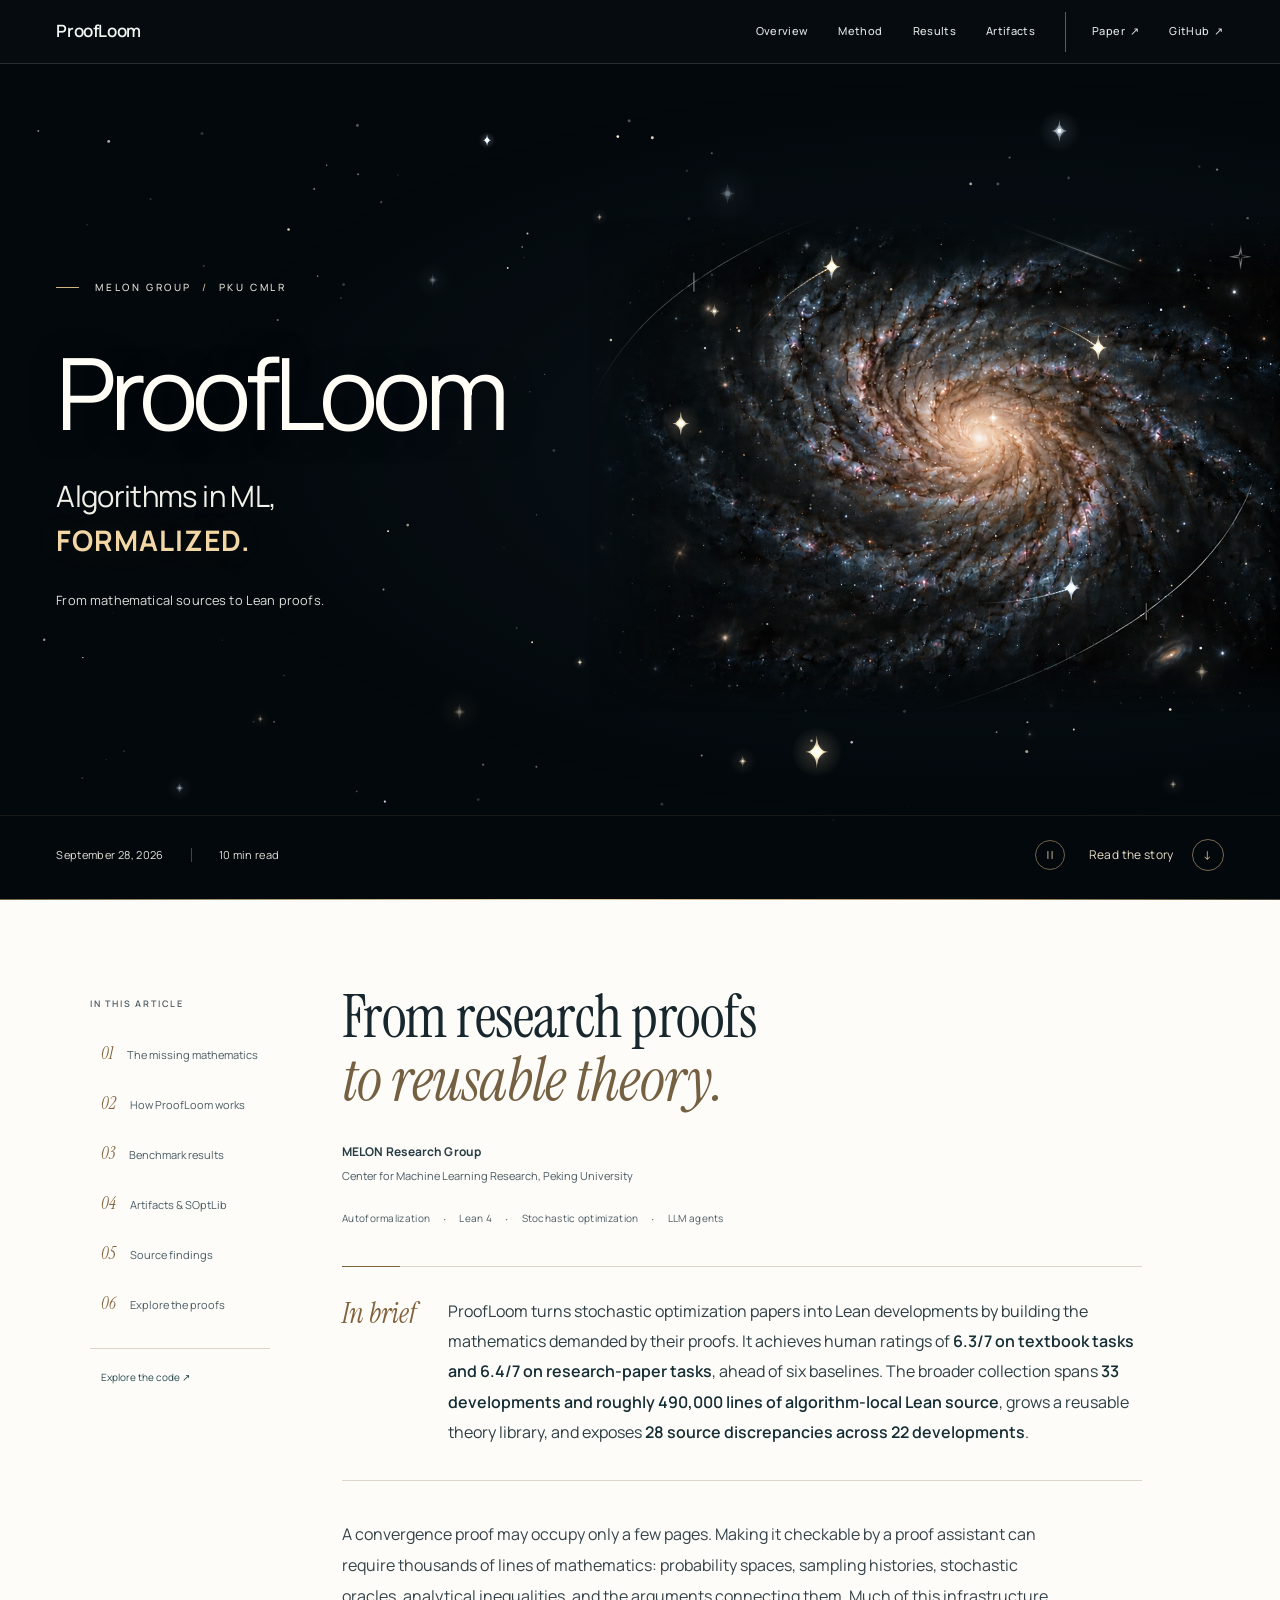
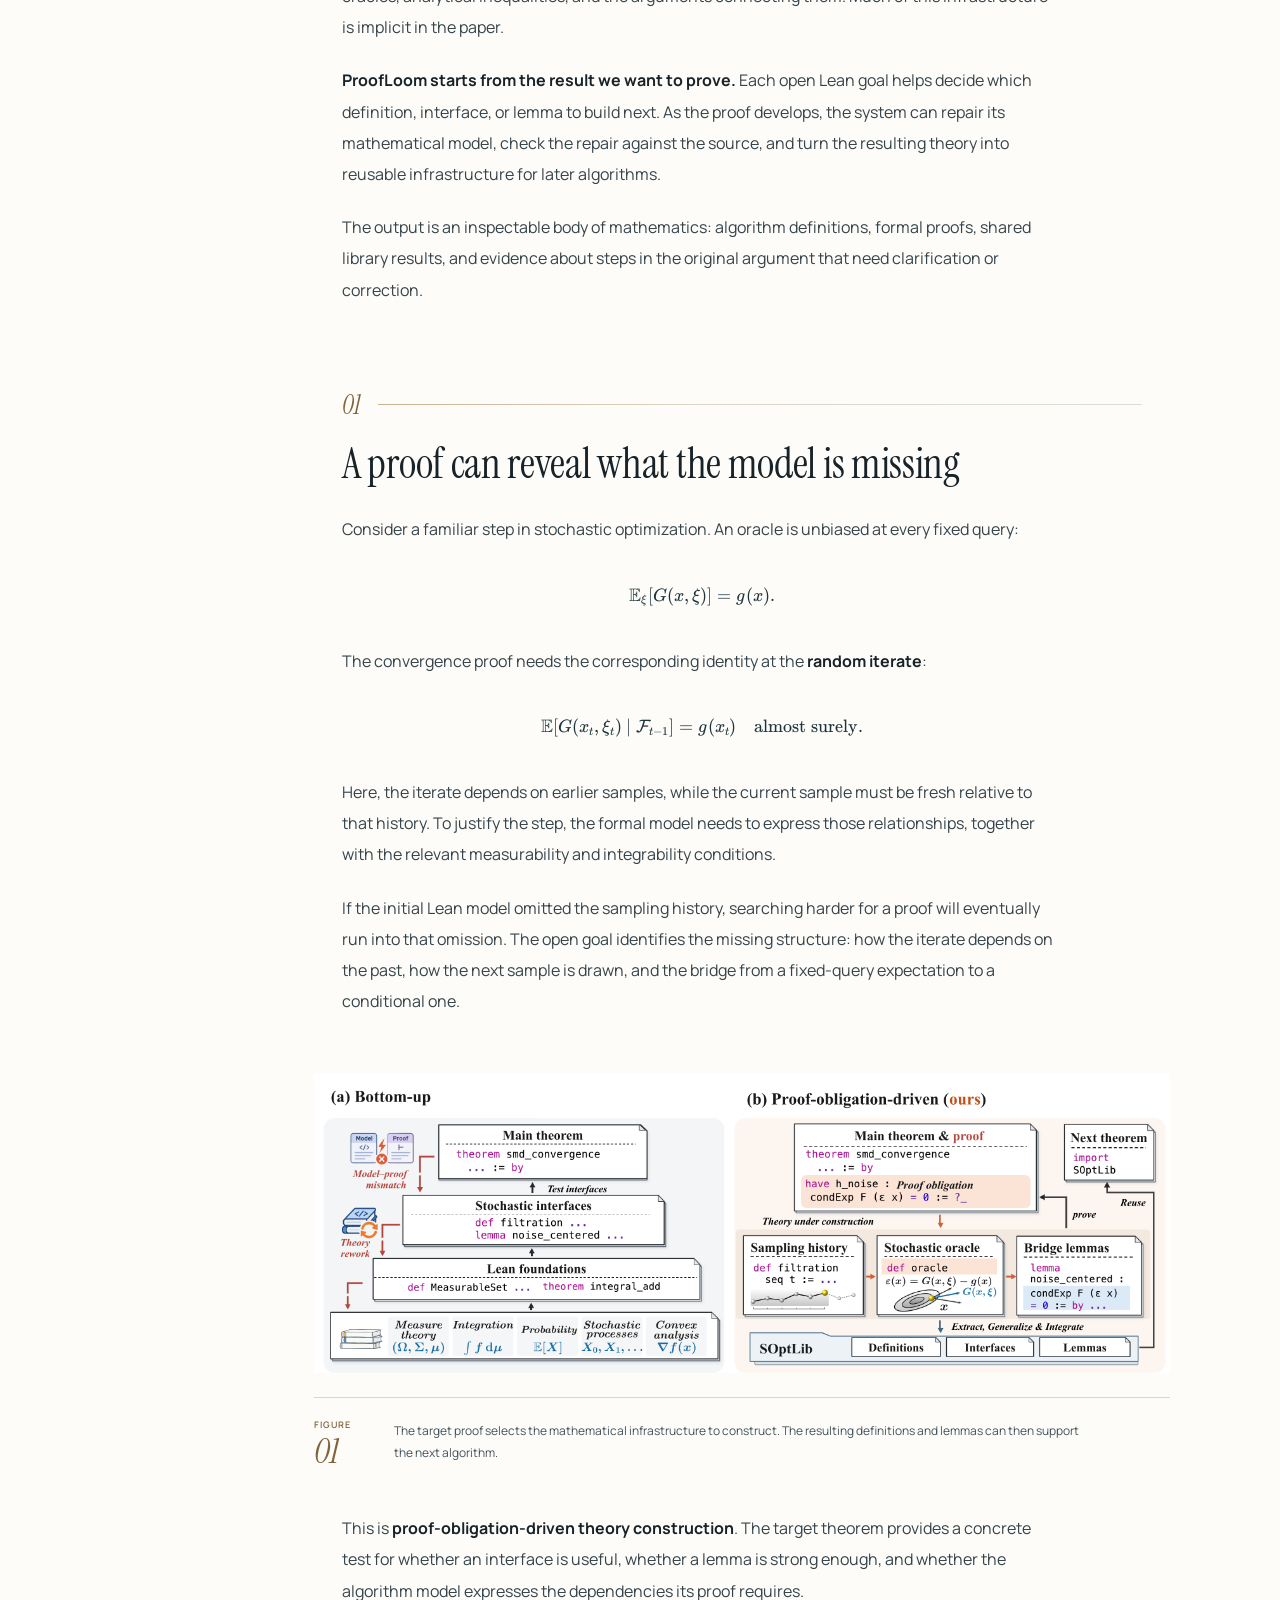
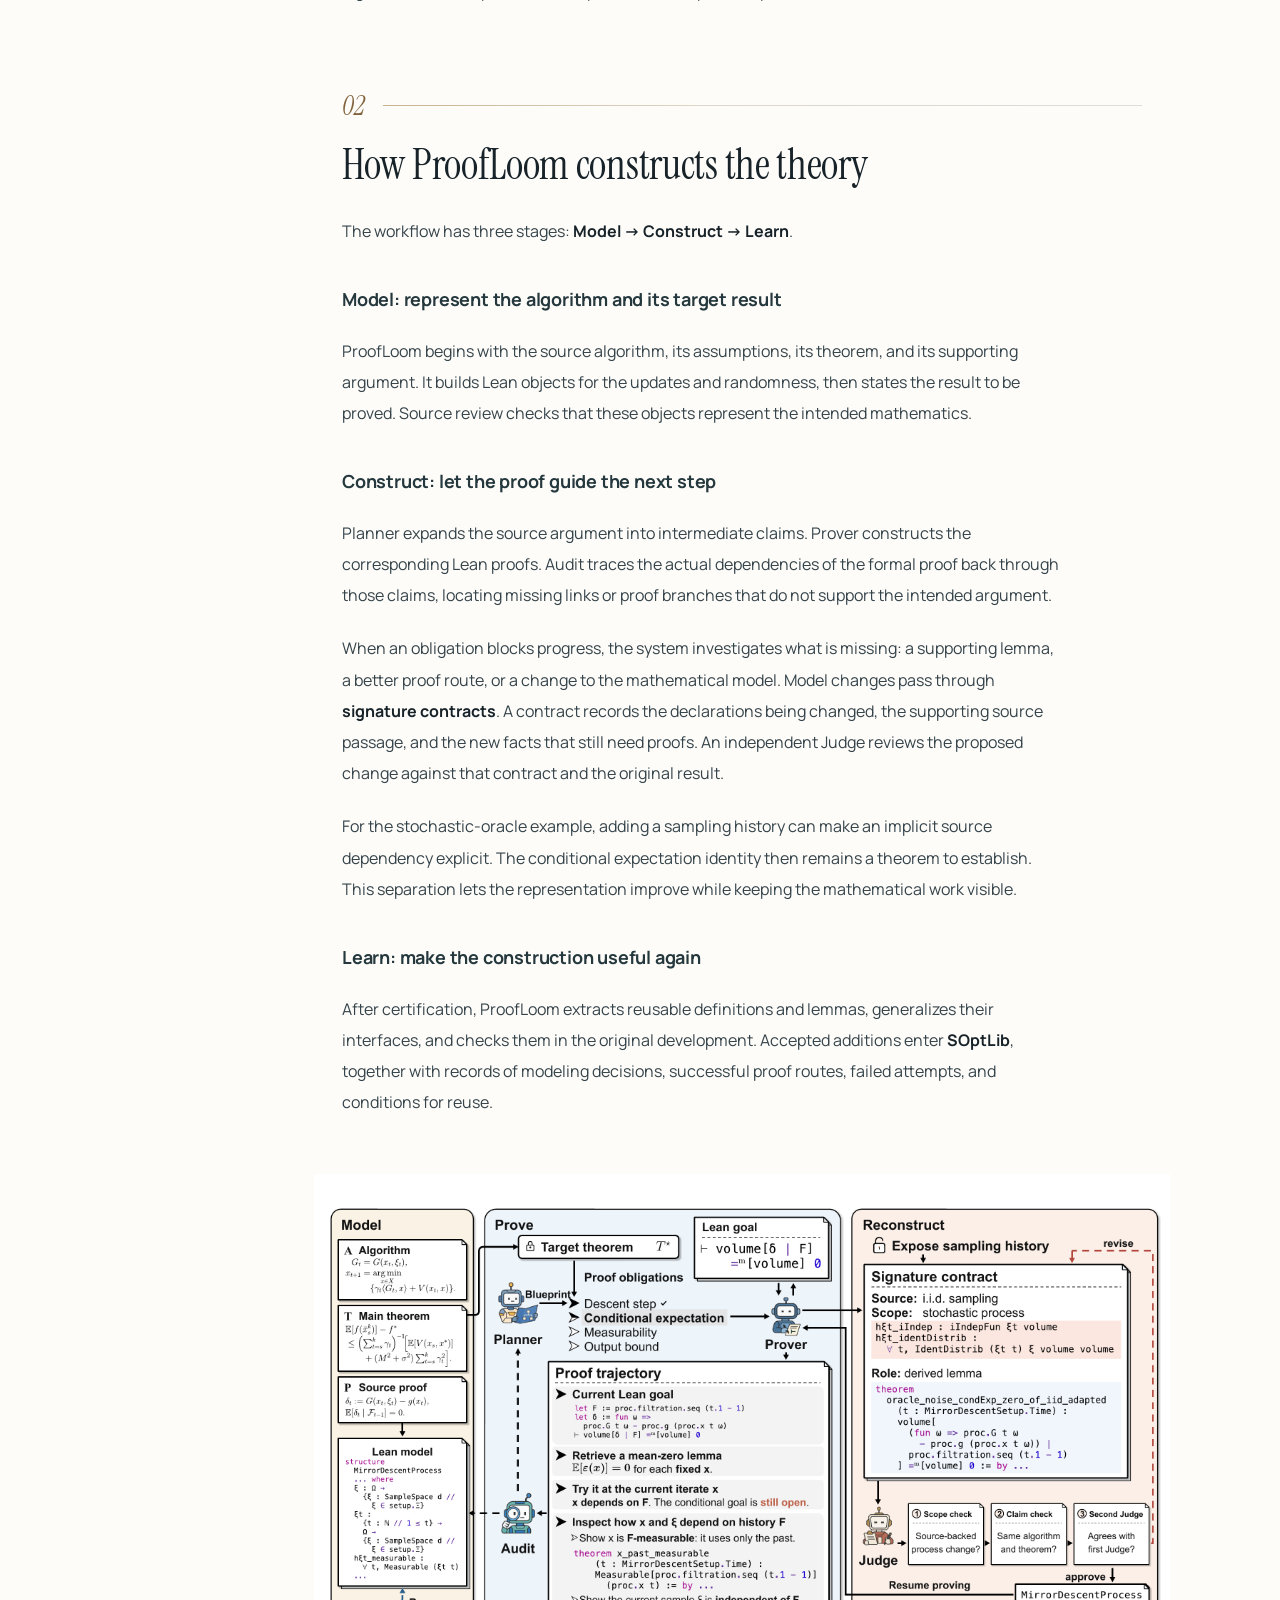
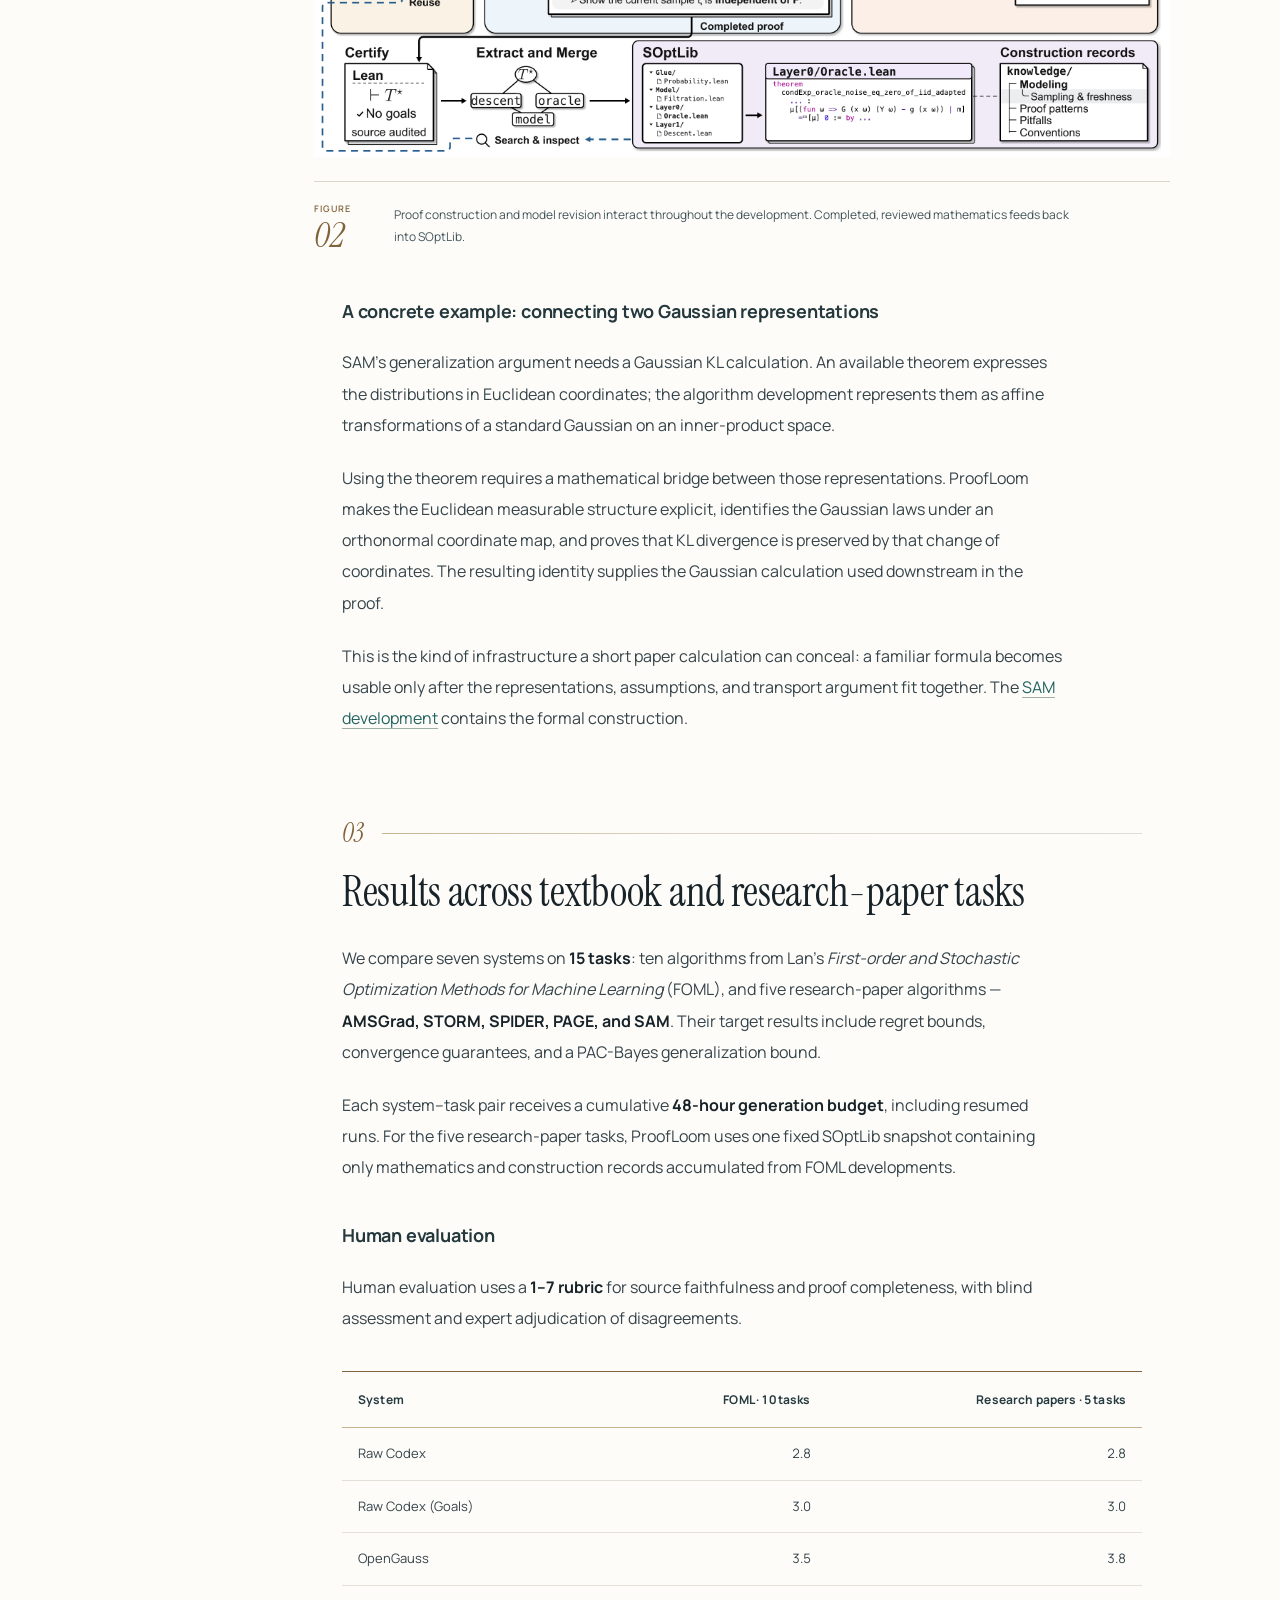
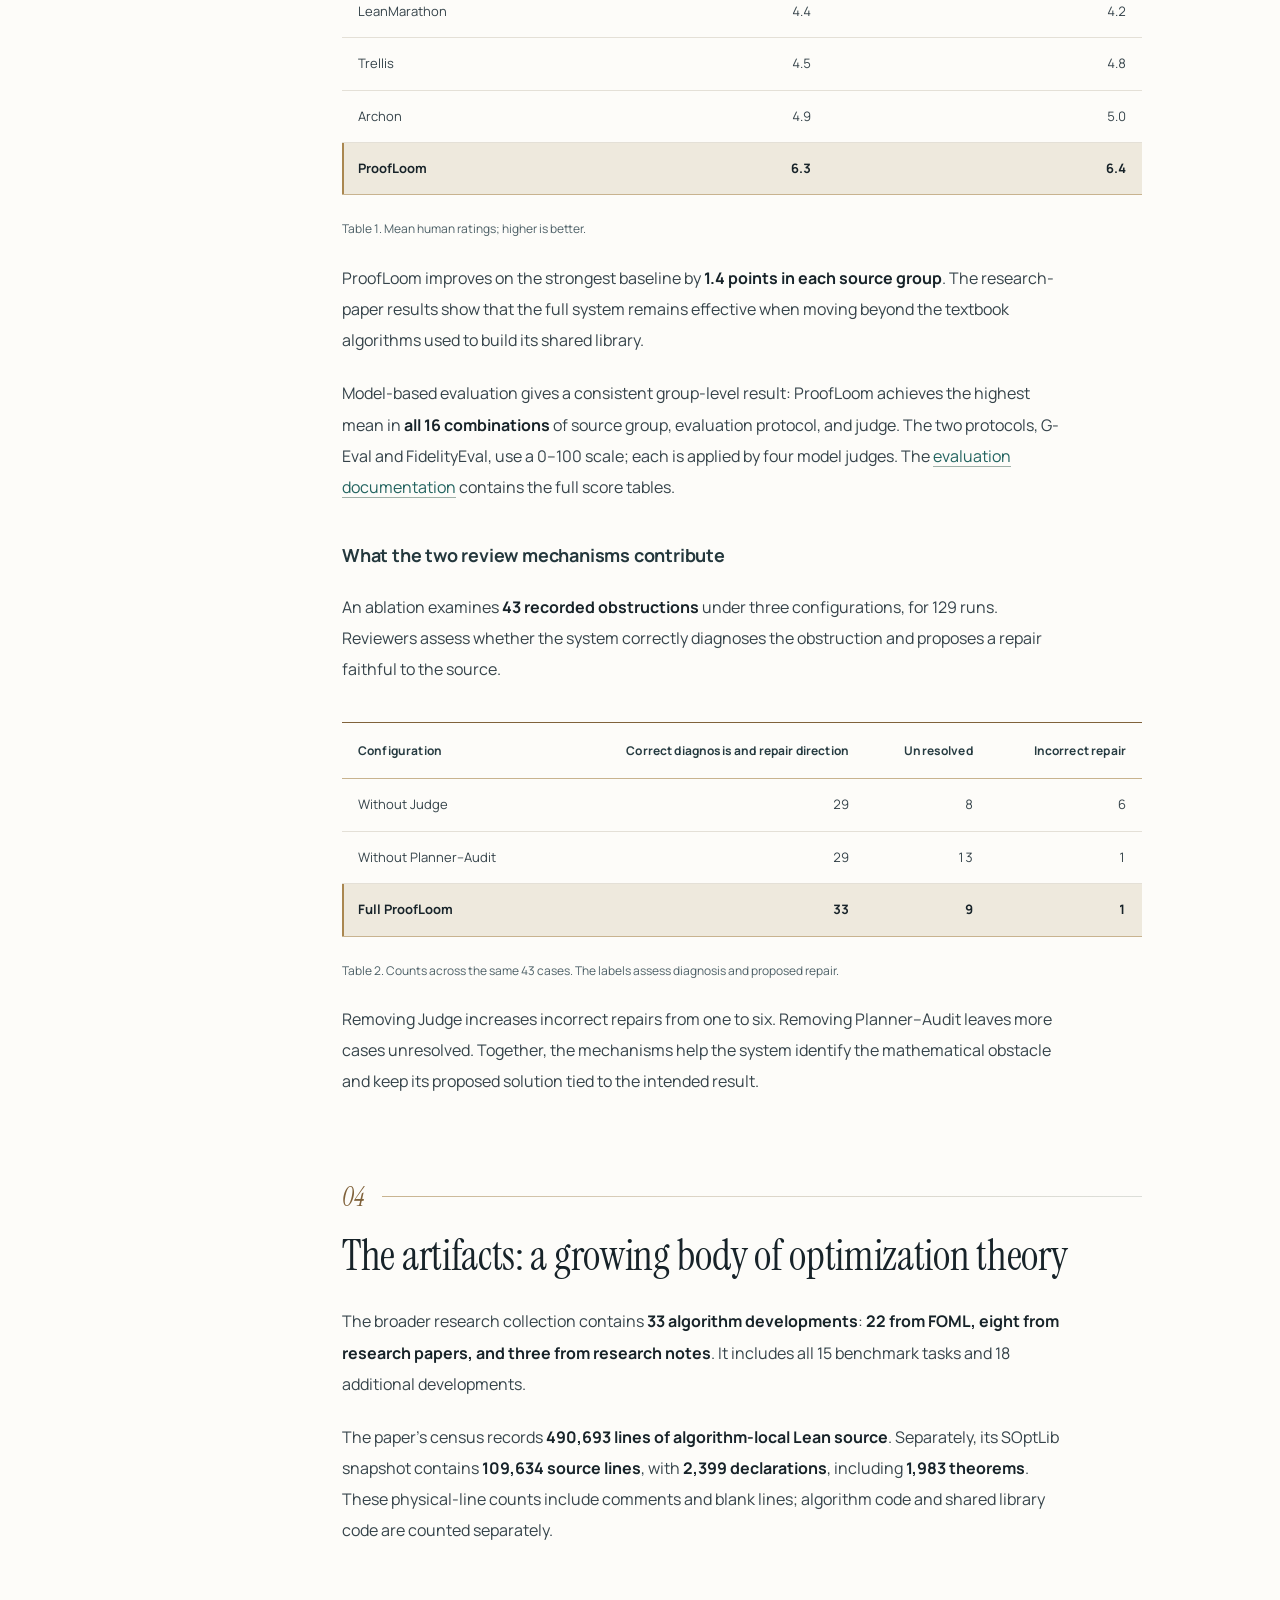
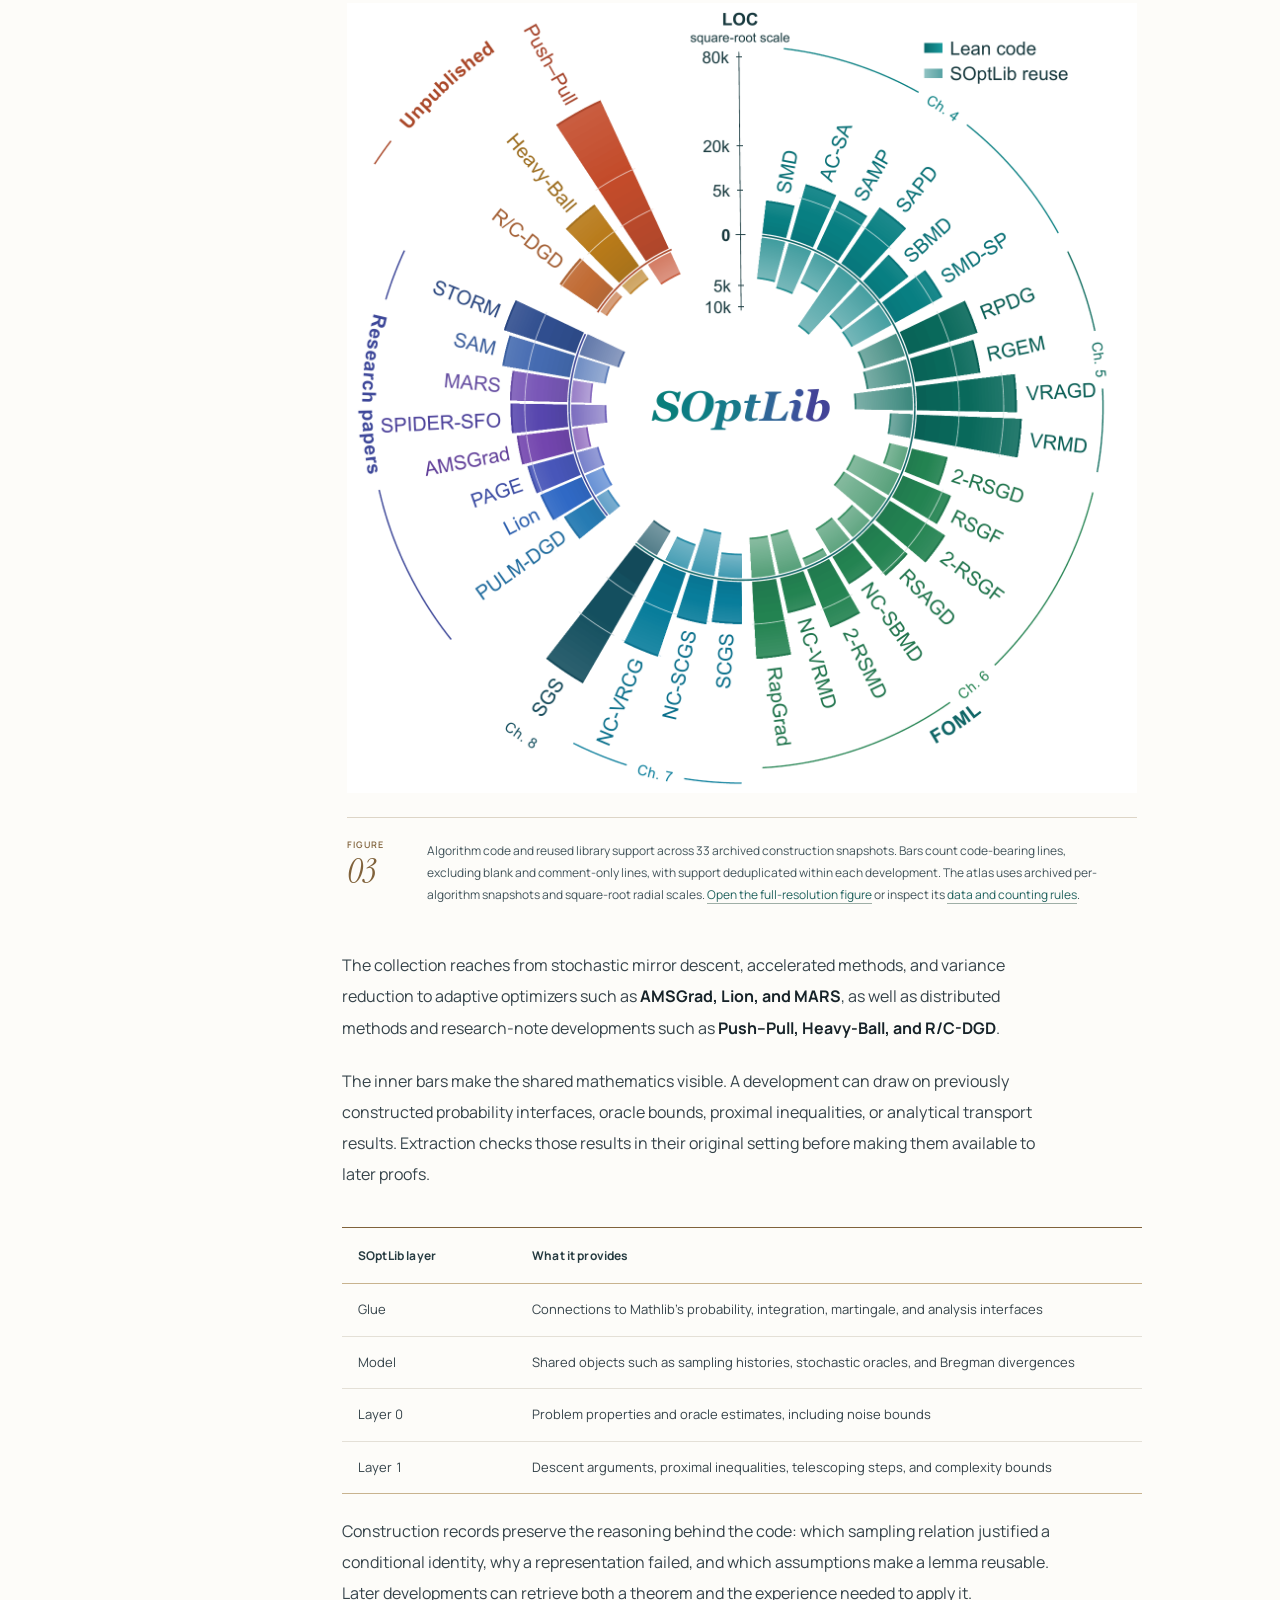
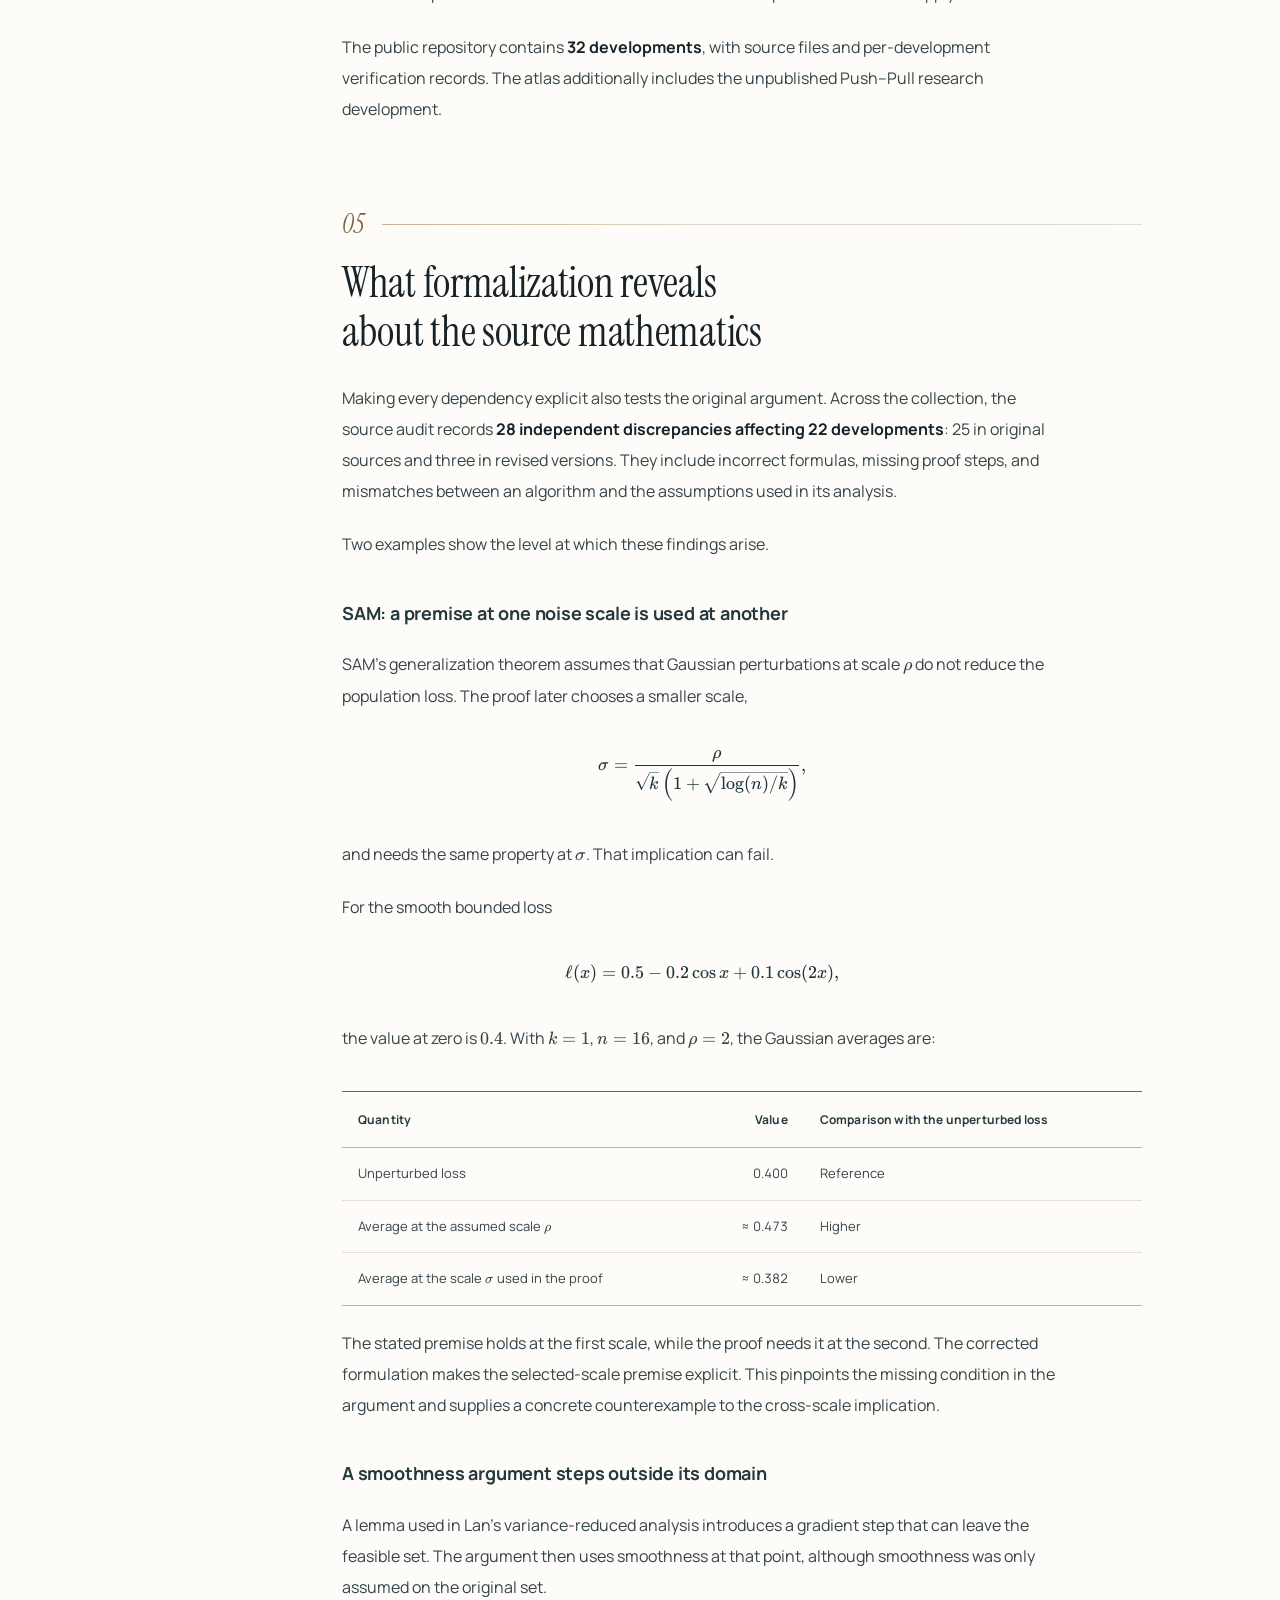
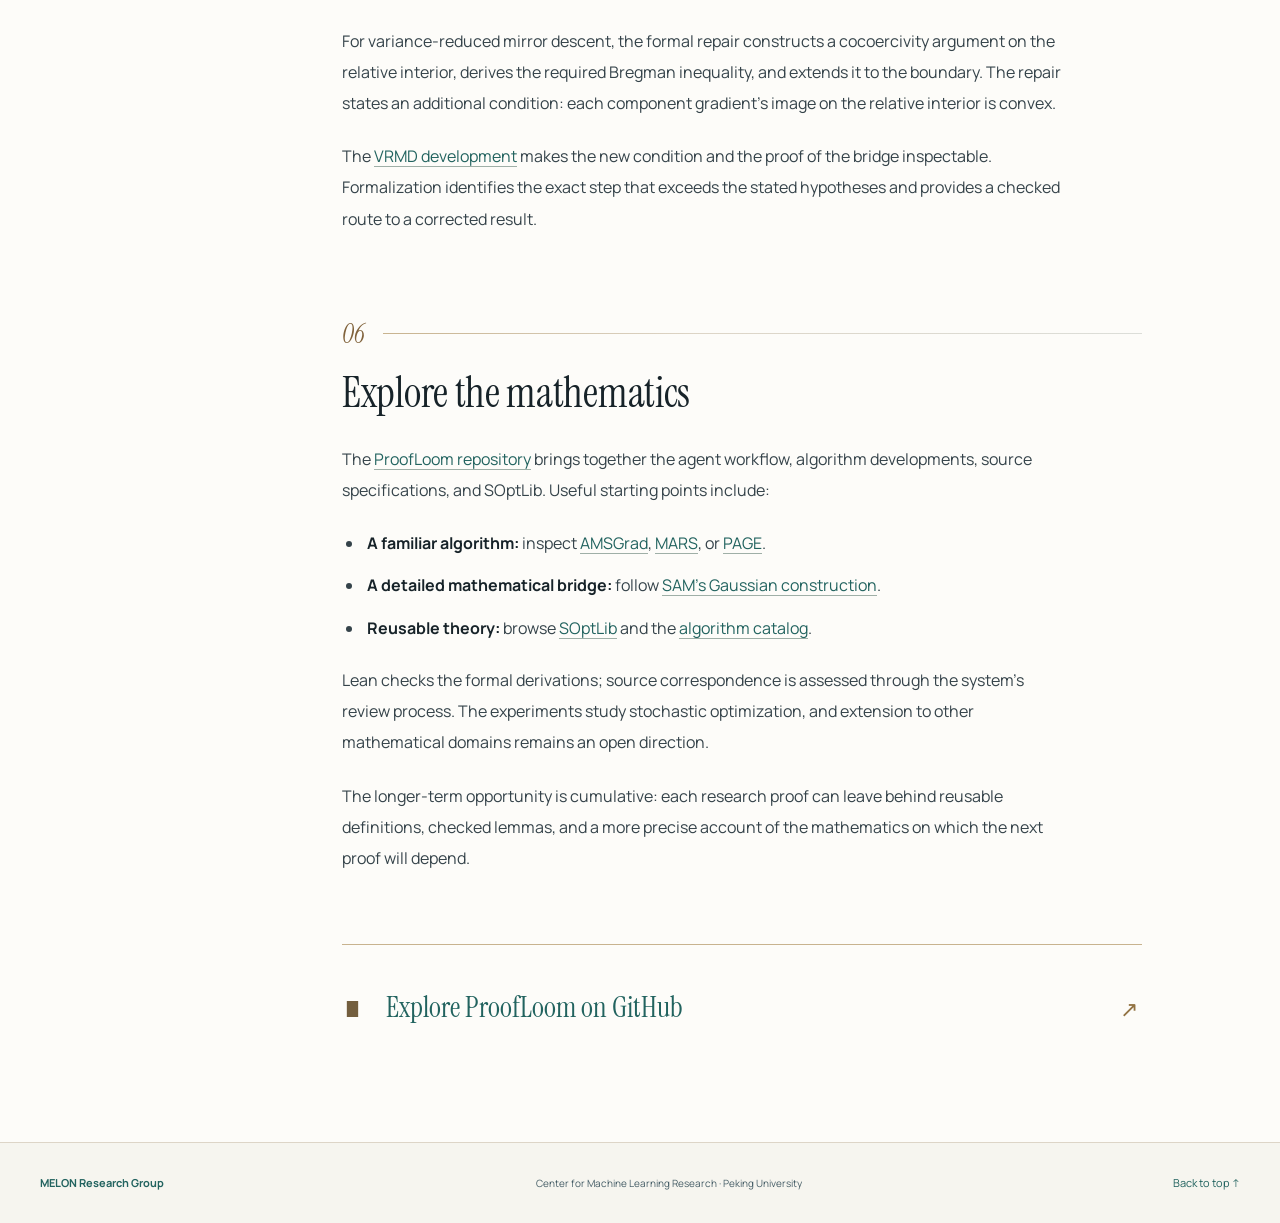
<file: docs/index.html>
<!doctype html>
<html lang="en"><head><meta charset="utf-8"><meta name="viewport" content="width=device-width,initial-scale=1">
<title>ProofLoom: Algorithms in ML, FORMALIZED.</title>
<meta name="theme-color" content="#03080c">
<link rel="icon" href="blog-assets/favicon.ico?v=20260929" sizes="16x16 32x32 48x48">
<link rel="icon" href="blog-assets/favicon.svg?v=20260929" type="image/svg+xml">
<link rel="apple-touch-icon" href="blog-assets/apple-touch-icon.png" sizes="180x180">
<style>html{background:#03080c}body{margin:0}.site-header{min-height:64px;background:#050b0f}.hero{min-height:560px;height:calc(100svh - 64px);background:#03080c}@media(max-width:700px){.site-header{min-height:58px}.hero{min-height:540px;height:calc(100svh - 58px)}}</style>
<script>(() => {
  'use strict';
  const root = document.documentElement;
  root.dataset.entry = 'pending';
  root.dataset.image = 'pending';
  root.dataset.scene = 'pending';
  let textReady = false;
  let imageReady = false;
  let sceneReady = false;
  let fontsReady = false;

  function showScene() {
    if (!textReady || !imageReady || sceneReady) return;
    sceneReady = true;
    root.dataset.image = 'ready';
    root.dataset.scene = 'ready';
    document.dispatchEvent(new Event('proofloom:scene-ready'));
  }
  function showText() {
    if (textReady) return;
    textReady = true;
    if (!fontsReady) root.dataset.entryFont = 'fallback';
    root.dataset.entry = 'ready';
    showScene();
  }
  // Reading never waits indefinitely for a font or the decorative image.
  const safety = setTimeout(showText, 1600);
  document.addEventListener('DOMContentLoaded', () => {
    const fonts = document.fonts
      ? Promise.all([400, 600, 700].map(weight => document.fonts.load(weight + ' 16px Manrope')))
          .then(() => { fontsReady = true; })
      : Promise.resolve();
    let deadline;
    Promise.race([fonts.catch(() => {}), new Promise(resolve => { deadline = setTimeout(resolve, 650); })])
      .then(() => requestAnimationFrame(() => requestAnimationFrame(() => {
        clearTimeout(safety);
        clearTimeout(deadline);
        showText();
      })));

    const picture = document.querySelector('.hero-image');
    const decoded = picture?.decode
      ? picture.decode().catch(() => {})
      : new Promise(resolve => {
          if (!picture || picture.complete) resolve();
          else {
            picture.addEventListener('load', resolve, { once: true });
            picture.addEventListener('error', resolve, { once: true });
          }
        });
    decoded.then(() => requestAnimationFrame(() => {
      imageReady = true;
      showScene();
    }));
  }, { once: true });
})();
</script>
<link rel="preload" href="blog-assets/fonts/Manrope-Regular.ttf" as="font" type="font/ttf" crossorigin>
<link rel="preload" href="blog-assets/fonts/Manrope-Semibold.ttf" as="font" type="font/ttf" crossorigin>
<link rel="preload" href="blog-assets/fonts/Manrope-Bold.ttf" as="font" type="font/ttf" crossorigin>
<link rel="preload" href="blog-assets/proofloom-galaxy.png" as="image" fetchpriority="high">
<meta name="description" content="From research papers to Lean proofs, reusable optimization theory, and checked evidence of gaps in the original mathematics.">
<link rel="canonical" href="https://trace231.github.io/ProofLoom/">
<link rel="stylesheet" href="blog-assets/katex.min.css"><link rel="stylesheet" href="blog-assets/blog.css">
<link rel="stylesheet" href="blog-assets/celestial.css?v=20260929-4"><script src="blog-assets/celestial.js?v=20260929-5" defer></script>
<link rel="stylesheet" href="blog-assets/editorial.css?v=20260929-2"><script src="blog-assets/editorial.js?v=20260929-1" defer></script>
</head><body id="top">
<a class="skip-link" href="#story">Skip to article</a>
<header class="site-header"><canvas class="header-sky" aria-hidden="true"></canvas><div class="nav-inner"><a class="brand" href="#top" aria-label="ProofLoom home">ProofLoom</a><nav aria-label="Article navigation"><a href="#story">Overview</a><a href="#how-proofloom-constructs-the-theory">Method</a><a href="#results-across-textbook-and-research-paper-tasks">Results</a><a href="#the-artifacts-a-growing-body-of-optimization-theory">Artifacts</a><a href="https://arxiv.org/abs/2609.34960" class="nav-paper">Paper <span aria-hidden="true">↗</span></a><a href="https://github.com/Trace231/ProofLoom" class="nav-code">GitHub <span aria-hidden="true">↗</span></a></nav></div><div class="reading-progress" aria-hidden="true"></div></header>
<canvas class="lattice-field" aria-hidden="true"></canvas>
<section class="hero" aria-labelledby="article-title">
  <div class="hero-art" data-motion="still">
    <img class="hero-image" src="blog-assets/proofloom-galaxy.png" width="2014" height="780" alt="" fetchpriority="high" decoding="async">
    <div class="galaxy-aura" aria-hidden="true"></div>
    <canvas class="celestial-field" aria-hidden="true"></canvas>
  </div>
  <div class="hero-copy"><p class="hero-eyebrow">MELON GROUP <span>/</span> PKU CMLR</p><h1 id="article-title">ProofLoom</h1><p class="hero-tagline">Algorithms in ML,<br><strong>FORMALIZED.</strong></p><p class="hero-description">From mathematical sources to Lean proofs.</p></div>
  <div class="hero-meta"><span>September 28, 2026</span><span>10 min read</span><div class="hero-actions"><button class="motion-toggle" type="button" aria-label="Pause celestial animation" aria-pressed="false" title="Pause celestial animation" hidden><svg viewBox="0 0 20 20" width="14" height="14" aria-hidden="true"><g class="motion-pause"><path d="M7 5v10M13 5v10" /></g><path class="motion-play" d="m7 4 8 6-8 6Z" /></svg></button><a href="#story">Read the story <span aria-hidden="true">↓</span></a></div></div>
</section>
<main id="story" class="layout">
<aside class="toc"><p>IN THIS ARTICLE</p><a href="#a-proof-can-reveal-what-the-model-is-missing"><span>01</span>The missing mathematics</a>
<a href="#how-proofloom-constructs-the-theory"><span>02</span>How ProofLoom works</a>
<a href="#results-across-textbook-and-research-paper-tasks"><span>03</span>Benchmark results</a>
<a href="#the-artifacts-a-growing-body-of-optimization-theory"><span>04</span>Artifacts & SOptLib</a>
<a href="#what-formalization-reveals-about-the-source-mathematics"><span>05</span>Source findings</a>
<a href="#explore-the-mathematics"><span>06</span>Explore the proofs</a><a class="toc-github" href="https://github.com/Trace231/ProofLoom">Explore the code ↗</a></aside>
<article class="article">
<p class="article-deck">From research proofs<br><em>to reusable theory.</em></p>
<div class="article-meta"><span>MELON Research Group</span><span>Center for Machine Learning Research, Peking University</span></div>
<div class="tags"><span>Autoformalization</span><span>Lean 4</span><span>Stochastic optimization</span><span>LLM agents</span></div>
<blockquote class="abstract">
<span class="abstract-label">In brief</span><p>ProofLoom turns stochastic optimization papers into Lean developments by building the mathematics demanded by their proofs. It achieves human ratings of <strong>6.3/7 on textbook tasks and 6.4/7 on research-paper tasks</strong>, ahead of six baselines. The broader collection spans <strong>33 developments and roughly 490,000 lines of algorithm-local Lean source</strong>, grows a reusable theory library, and exposes <strong>28 source discrepancies across 22 developments</strong>.</p>
</blockquote>
<p>A convergence proof may occupy only a few pages. Making it checkable by a proof assistant can require thousands of lines of mathematics: probability spaces, sampling histories, stochastic oracles, analytical inequalities, and the arguments connecting them. Much of this infrastructure is implicit in the paper.</p>
<p><strong>ProofLoom starts from the result we want to prove.</strong> Each open Lean goal helps decide which definition, interface, or lemma to build next. As the proof develops, the system can repair its mathematical model, check the repair against the source, and turn the resulting theory into reusable infrastructure for later algorithms.</p>
<p>The output is an inspectable body of mathematics: algorithm definitions, formal proofs, shared library results, and evidence about steps in the original argument that need clarification or correction.</p>
<h2 id="a-proof-can-reveal-what-the-model-is-missing"><span class="section-number">01</span>A proof can reveal what the model is missing</h2>
<p>Consider a familiar step in stochastic optimization. An oracle is unbiased at every fixed query:</p>
<p><span class="katex-display"><span class="katex"><span class="katex-mathml"><math xmlns="http://www.w3.org/1998/Math/MathML" display="block"><semantics><mrow><msub><mi mathvariant="double-struck">E</mi><mi>ξ</mi></msub><mo stretchy="false">[</mo><mi>G</mi><mo stretchy="false">(</mo><mi>x</mi><mo separator="true">,</mo><mi>ξ</mi><mo stretchy="false">)</mo><mo stretchy="false">]</mo><mo>=</mo><mi>g</mi><mo stretchy="false">(</mo><mi>x</mi><mo stretchy="false">)</mo><mi mathvariant="normal">.</mi></mrow><annotation encoding="application/x-tex">\mathbb{E}_{\xi}[G(x,\xi)] = g(x).</annotation></semantics></math></span><span class="katex-html" aria-hidden="true"><span class="base"><span class="strut" style="height:1.0361em;vertical-align:-0.2861em;"></span><span class="mord"><span class="mord mathbb">E</span><span class="msupsub"><span class="vlist-t vlist-t2"><span class="vlist-r"><span class="vlist" style="height:0.3361em;"><span style="top:-2.55em;margin-left:0em;margin-right:0.05em;"><span class="pstrut" style="height:2.7em;"></span><span class="sizing reset-size6 size3 mtight"><span class="mord mtight"><span class="mord mathnormal mtight" style="margin-right:0.04601em;">ξ</span></span></span></span></span><span class="vlist-s">​</span></span><span class="vlist-r"><span class="vlist" style="height:0.2861em;"><span></span></span></span></span></span></span><span class="mopen">[</span><span class="mord mathnormal">G</span><span class="mopen">(</span><span class="mord mathnormal">x</span><span class="mpunct">,</span><span class="mspace" style="margin-right:0.1667em;"></span><span class="mord mathnormal" style="margin-right:0.04601em;">ξ</span><span class="mclose">)]</span><span class="mspace" style="margin-right:0.2778em;"></span><span class="mrel">=</span><span class="mspace" style="margin-right:0.2778em;"></span></span><span class="base"><span class="strut" style="height:1em;vertical-align:-0.25em;"></span><span class="mord mathnormal" style="margin-right:0.03588em;">g</span><span class="mopen">(</span><span class="mord mathnormal">x</span><span class="mclose">)</span><span class="mord">.</span></span></span></span></span></p>
<p>The convergence proof needs the corresponding identity at the <strong>random iterate</strong>:</p>
<p><span class="katex-display"><span class="katex"><span class="katex-mathml"><math xmlns="http://www.w3.org/1998/Math/MathML" display="block"><semantics><mrow><mi mathvariant="double-struck">E</mi><mo stretchy="false">[</mo><mi>G</mi><mo stretchy="false">(</mo><msub><mi>x</mi><mi>t</mi></msub><mo separator="true">,</mo><msub><mi>ξ</mi><mi>t</mi></msub><mo stretchy="false">)</mo><mo>∣</mo><msub><mi mathvariant="script">F</mi><mrow><mi>t</mi><mo>−</mo><mn>1</mn></mrow></msub><mo stretchy="false">]</mo><mo>=</mo><mi>g</mi><mo stretchy="false">(</mo><msub><mi>x</mi><mi>t</mi></msub><mo stretchy="false">)</mo><mspace width="1em"/><mtext>almost surely</mtext><mi mathvariant="normal">.</mi></mrow><annotation encoding="application/x-tex">\mathbb{E}[G(x_t,\xi_t)\mid\mathcal{F}_{t-1}] = g(x_t)
\quad\text{almost surely}.</annotation></semantics></math></span><span class="katex-html" aria-hidden="true"><span class="base"><span class="strut" style="height:1em;vertical-align:-0.25em;"></span><span class="mord mathbb">E</span><span class="mopen">[</span><span class="mord mathnormal">G</span><span class="mopen">(</span><span class="mord"><span class="mord mathnormal">x</span><span class="msupsub"><span class="vlist-t vlist-t2"><span class="vlist-r"><span class="vlist" style="height:0.2806em;"><span style="top:-2.55em;margin-left:0em;margin-right:0.05em;"><span class="pstrut" style="height:2.7em;"></span><span class="sizing reset-size6 size3 mtight"><span class="mord mathnormal mtight">t</span></span></span></span><span class="vlist-s">​</span></span><span class="vlist-r"><span class="vlist" style="height:0.15em;"><span></span></span></span></span></span></span><span class="mpunct">,</span><span class="mspace" style="margin-right:0.1667em;"></span><span class="mord"><span class="mord mathnormal" style="margin-right:0.04601em;">ξ</span><span class="msupsub"><span class="vlist-t vlist-t2"><span class="vlist-r"><span class="vlist" style="height:0.2806em;"><span style="top:-2.55em;margin-left:-0.046em;margin-right:0.05em;"><span class="pstrut" style="height:2.7em;"></span><span class="sizing reset-size6 size3 mtight"><span class="mord mathnormal mtight">t</span></span></span></span><span class="vlist-s">​</span></span><span class="vlist-r"><span class="vlist" style="height:0.15em;"><span></span></span></span></span></span></span><span class="mclose">)</span><span class="mspace" style="margin-right:0.2778em;"></span><span class="mrel">∣</span><span class="mspace" style="margin-right:0.2778em;"></span></span><span class="base"><span class="strut" style="height:1em;vertical-align:-0.25em;"></span><span class="mord"><span class="mord mathcal" style="margin-right:0.09931em;">F</span><span class="msupsub"><span class="vlist-t vlist-t2"><span class="vlist-r"><span class="vlist" style="height:0.3011em;"><span style="top:-2.55em;margin-left:-0.0993em;margin-right:0.05em;"><span class="pstrut" style="height:2.7em;"></span><span class="sizing reset-size6 size3 mtight"><span class="mord mtight"><span class="mord mathnormal mtight">t</span><span class="mbin mtight">−</span><span class="mord mtight">1</span></span></span></span></span><span class="vlist-s">​</span></span><span class="vlist-r"><span class="vlist" style="height:0.2083em;"><span></span></span></span></span></span></span><span class="mclose">]</span><span class="mspace" style="margin-right:0.2778em;"></span><span class="mrel">=</span><span class="mspace" style="margin-right:0.2778em;"></span></span><span class="base"><span class="strut" style="height:1em;vertical-align:-0.25em;"></span><span class="mord mathnormal" style="margin-right:0.03588em;">g</span><span class="mopen">(</span><span class="mord"><span class="mord mathnormal">x</span><span class="msupsub"><span class="vlist-t vlist-t2"><span class="vlist-r"><span class="vlist" style="height:0.2806em;"><span style="top:-2.55em;margin-left:0em;margin-right:0.05em;"><span class="pstrut" style="height:2.7em;"></span><span class="sizing reset-size6 size3 mtight"><span class="mord mathnormal mtight">t</span></span></span></span><span class="vlist-s">​</span></span><span class="vlist-r"><span class="vlist" style="height:0.15em;"><span></span></span></span></span></span></span><span class="mclose">)</span><span class="mspace" style="margin-right:1em;"></span><span class="mord text"><span class="mord">almost surely</span></span><span class="mord">.</span></span></span></span></span></p>
<p>Here, the iterate depends on earlier samples, while the current sample must be fresh relative to that history. To justify the step, the formal model needs to express those relationships, together with the relevant measurability and integrability conditions.</p>
<p>If the initial Lean model omitted the sampling history, searching harder for a proof will eventually run into that omission. The open goal identifies the missing structure: how the iterate depends on the past, how the next sample is drawn, and the bridge from a fixed-query expectation to a conditional one.</p>
<figure class="diagram" data-figure-title="Constructing the theory" data-figure-number="1"><a class="figure-link" href="blog-assets/paper-construction-order.png" target="_blank" rel="noopener" aria-label="Enlarge figure 1"><span class="figure-open" aria-hidden="true"><svg viewBox="0 0 20 20"><path d="M7 3H3v4m10-4h4v4M3 13v4h4m6 0h4v-4"/></svg></span><img loading="lazy" decoding="async" width="2700" height="946" src="blog-assets/paper-construction-order.png" alt="Two construction orders: building theory from the foundations, and constructing the definitions and lemmas required by the target proof."></a><figcaption><span class="figure-label"><span>Figure</span><span>01</span></span><span class="caption-copy">The target proof selects the mathematical infrastructure to construct. The resulting definitions and lemmas can then support the next algorithm.</span></figcaption></figure>
<p>This is <strong>proof-obligation-driven theory construction</strong>. The target theorem provides a concrete test for whether an interface is useful, whether a lemma is strong enough, and whether the algorithm model expresses the dependencies its proof requires.</p>
<h2 id="how-proofloom-constructs-the-theory"><span class="section-number">02</span>How ProofLoom constructs the theory</h2>
<p>The workflow has three stages: <strong>Model → Construct → Learn</strong>.</p>
<h3 id="model-represent-the-algorithm-and-its-target-result">Model: represent the algorithm and its target result</h3>
<p>ProofLoom begins with the source algorithm, its assumptions, its theorem, and its supporting argument. It builds Lean objects for the updates and randomness, then states the result to be proved. Source review checks that these objects represent the intended mathematics.</p>
<h3 id="construct-let-the-proof-guide-the-next-step">Construct: let the proof guide the next step</h3>
<p>Planner expands the source argument into intermediate claims. Prover constructs the corresponding Lean proofs. Audit traces the actual dependencies of the formal proof back through those claims, locating missing links or proof branches that do not support the intended argument.</p>
<p>When an obligation blocks progress, the system investigates what is missing: a supporting lemma, a better proof route, or a change to the mathematical model. Model changes pass through <strong>signature contracts</strong>. A contract records the declarations being changed, the supporting source passage, and the new facts that still need proofs. An independent Judge reviews the proposed change against that contract and the original result.</p>
<p>For the stochastic-oracle example, adding a sampling history can make an implicit source dependency explicit. The conditional expectation identity then remains a theorem to establish. This separation lets the representation improve while keeping the mathematical work visible.</p>
<h3 id="learn-make-the-construction-useful-again">Learn: make the construction useful again</h3>
<p>After certification, ProofLoom extracts reusable definitions and lemmas, generalizes their interfaces, and checks them in the original development. Accepted additions enter <strong>SOptLib</strong>, together with records of modeling decisions, successful proof routes, failed attempts, and conditions for reuse.</p>
<figure class="diagram" data-figure-title="How ProofLoom works" data-figure-number="2"><a class="figure-link" href="blog-assets/paper-system-overview.png" target="_blank" rel="noopener" aria-label="Enlarge figure 2"><span class="figure-open" aria-hidden="true"><svg viewBox="0 0 20 20"><path d="M7 3H3v4m10-4h4v4M3 13v4h4m6 0h4v-4"/></svg></span><img loading="lazy" decoding="async" width="2400" height="1632" src="blog-assets/paper-system-overview.png" alt="ProofLoom workflow: algorithm modeling, Planner–Prover–Audit construction, source-reviewed reconstruction, and certification and extraction into SOptLib."></a><figcaption><span class="figure-label"><span>Figure</span><span>02</span></span><span class="caption-copy">Proof construction and model revision interact throughout the development. Completed, reviewed mathematics feeds back into SOptLib.</span></figcaption></figure>
<h3 id="a-concrete-example-connecting-two-gaussian-representations">A concrete example: connecting two Gaussian representations</h3>
<p>SAM&#39;s generalization argument needs a Gaussian KL calculation. An available theorem expresses the distributions in Euclidean coordinates; the algorithm development represents them as affine transformations of a standard Gaussian on an inner-product space.</p>
<p>Using the theorem requires a mathematical bridge between those representations. ProofLoom makes the Euclidean measurable structure explicit, identifies the Gaussian laws under an orthonormal coordinate map, and proves that KL divergence is preserved by that change of coordinates. The resulting identity supplies the Gaussian calculation used downstream in the proof.</p>
<p>This is the kind of infrastructure a short paper calculation can conceal: a familiar formula becomes usable only after the representations, assumptions, and transport argument fit together. The <a href="https://github.com/Trace231/ProofLoom/tree/main/formalizations/SAM">SAM development</a> contains the formal construction.</p>
<h2 id="results-across-textbook-and-research-paper-tasks"><span class="section-number">03</span>Results across textbook and research-paper tasks</h2>
<p>We compare seven systems on <strong>15 tasks</strong>: ten algorithms from Lan&#39;s <em>First-order and Stochastic Optimization Methods for Machine Learning</em> (FOML), and five research-paper algorithms — <strong>AMSGrad, STORM, SPIDER, PAGE, and SAM</strong>. Their target results include regret bounds, convergence guarantees, and a PAC-Bayes generalization bound.</p>
<p>Each system–task pair receives a cumulative <strong>48-hour generation budget</strong>, including resumed runs. For the five research-paper tasks, ProofLoom uses one fixed SOptLib snapshot containing only mathematics and construction records accumulated from FOML developments.</p>
<h3 id="human-evaluation">Human evaluation</h3>
<p>Human evaluation uses a <strong>1–7 rubric</strong> for source faithfulness and proof completeness, with blind assessment and expert adjudication of disagreements.</p>
<div class="table-scroll" role="region" aria-label="Research results table" tabindex="0"><table>
<thead>
<tr>
<th align="left">System</th>
<th align="right">FOML · 10 tasks</th>
<th align="right">Research papers · 5 tasks</th>
</tr>
</thead>
<tbody><tr>
<td align="left">Raw Codex</td>
<td align="right">2.8</td>
<td align="right">2.8</td>
</tr>
<tr>
<td align="left">Raw Codex (Goals)</td>
<td align="right">3.0</td>
<td align="right">3.0</td>
</tr>
<tr>
<td align="left">OpenGauss</td>
<td align="right">3.5</td>
<td align="right">3.8</td>
</tr>
<tr>
<td align="left">LeanMarathon</td>
<td align="right">4.4</td>
<td align="right">4.2</td>
</tr>
<tr>
<td align="left">Trellis</td>
<td align="right">4.5</td>
<td align="right">4.8</td>
</tr>
<tr>
<td align="left">Archon</td>
<td align="right">4.9</td>
<td align="right">5.0</td>
</tr>
<tr class="highlight"><td align="left"><strong>ProofLoom</strong></td>
<td align="right"><strong>6.3</strong></td>
<td align="right"><strong>6.4</strong></td>
</tr>
</tbody></table></div>
<p><em>Table 1. Mean human ratings; higher is better.</em></p>
<p>ProofLoom improves on the strongest baseline by <strong>1.4 points in each source group</strong>. The research-paper results show that the full system remains effective when moving beyond the textbook algorithms used to build its shared library.</p>
<p>Model-based evaluation gives a consistent group-level result: ProofLoom achieves the highest mean in <strong>all 16 combinations</strong> of source group, evaluation protocol, and judge. The two protocols, G-Eval and FidelityEval, use a 0–100 scale; each is applied by four model judges. The <a href="https://github.com/Trace231/ProofLoom/blob/main/docs/PAPER.md#evaluation-reported-in-the-paper">evaluation documentation</a> contains the full score tables.</p>
<h3 id="what-the-two-review-mechanisms-contribute">What the two review mechanisms contribute</h3>
<p>An ablation examines <strong>43 recorded obstructions</strong> under three configurations, for 129 runs. Reviewers assess whether the system correctly diagnoses the obstruction and proposes a repair faithful to the source.</p>
<div class="table-scroll" role="region" aria-label="Research results table" tabindex="0"><table>
<thead>
<tr>
<th align="left">Configuration</th>
<th align="right">Correct diagnosis and repair direction</th>
<th align="right">Unresolved</th>
<th align="right">Incorrect repair</th>
</tr>
</thead>
<tbody><tr>
<td align="left">Without Judge</td>
<td align="right">29</td>
<td align="right">8</td>
<td align="right">6</td>
</tr>
<tr>
<td align="left">Without Planner–Audit</td>
<td align="right">29</td>
<td align="right">13</td>
<td align="right">1</td>
</tr>
<tr class="highlight"><td align="left"><strong>Full ProofLoom</strong></td>
<td align="right"><strong>33</strong></td>
<td align="right"><strong>9</strong></td>
<td align="right"><strong>1</strong></td>
</tr>
</tbody></table></div>
<p><em>Table 2. Counts across the same 43 cases. The labels assess diagnosis and proposed repair.</em></p>
<p>Removing Judge increases incorrect repairs from one to six. Removing Planner–Audit leaves more cases unresolved. Together, the mechanisms help the system identify the mathematical obstacle and keep its proposed solution tied to the intended result.</p>
<h2 id="the-artifacts-a-growing-body-of-optimization-theory"><span class="section-number">04</span>The artifacts: a growing body of optimization theory</h2>
<p>The broader research collection contains <strong>33 algorithm developments</strong>: <strong>22 from FOML, eight from research papers, and three from research notes</strong>. It includes all 15 benchmark tasks and 18 additional developments.</p>
<p>The paper&#39;s census records <strong>490,693 lines of algorithm-local Lean source</strong>. Separately, its SOptLib snapshot contains <strong>109,634 source lines</strong>, with <strong>2,399 declarations</strong>, including <strong>1,983 theorems</strong>. These physical-line counts include comments and blank lines; algorithm code and shared library code are counted separately.</p>
<figure class="atlas" data-figure-title="Construction atlas" data-figure-number="3"><a class="figure-link" href="blog-assets/paper-artifact-atlas.png" target="_blank" rel="noopener" aria-label="Enlarge figure 3"><span class="figure-open" aria-hidden="true"><svg viewBox="0 0 20 20"><path d="M7 3H3v4m10-4h4v4M3 13v4h4m6 0h4v-4"/></svg></span><img loading="lazy" decoding="async" width="1600" height="1600" src="blog-assets/paper-artifact-atlas.png" alt="Construction atlas of 33 algorithm developments. Outer bars show algorithm-local Lean code; inner bars show reused SOptLib support. Colors distinguish textbook chapters, research papers, and unpublished research notes."></a><figcaption><span class="figure-label"><span>Figure</span><span>03</span></span><span class="caption-copy">Algorithm code and reused library support across 33 archived construction snapshots. Bars count code-bearing lines, excluding blank and comment-only lines, with support deduplicated within each development. The atlas uses archived per-algorithm snapshots and square-root radial scales. <a href="blog-assets/paper-artifact-atlas.pdf">Open the full-resolution figure</a> or inspect its <a href="blog-assets/paper-artifact-atlas-data.json">data and counting rules</a>.</span></figcaption></figure>
<p>The collection reaches from stochastic mirror descent, accelerated methods, and variance reduction to adaptive optimizers such as <strong>AMSGrad, Lion, and MARS</strong>, as well as distributed methods and research-note developments such as <strong>Push–Pull, Heavy-Ball, and R/C-DGD</strong>.</p>
<p>The inner bars make the shared mathematics visible. A development can draw on previously constructed probability interfaces, oracle bounds, proximal inequalities, or analytical transport results. Extraction checks those results in their original setting before making them available to later proofs.</p>
<div class="table-scroll" role="region" aria-label="Research results table" tabindex="0"><table>
<thead>
<tr>
<th align="left">SOptLib layer</th>
<th align="left">What it provides</th>
</tr>
</thead>
<tbody><tr>
<td align="left">Glue</td>
<td align="left">Connections to Mathlib&#39;s probability, integration, martingale, and analysis interfaces</td>
</tr>
<tr>
<td align="left">Model</td>
<td align="left">Shared objects such as sampling histories, stochastic oracles, and Bregman divergences</td>
</tr>
<tr>
<td align="left">Layer 0</td>
<td align="left">Problem properties and oracle estimates, including noise bounds</td>
</tr>
<tr>
<td align="left">Layer 1</td>
<td align="left">Descent arguments, proximal inequalities, telescoping steps, and complexity bounds</td>
</tr>
</tbody></table></div>
<p>Construction records preserve the reasoning behind the code: which sampling relation justified a conditional identity, why a representation failed, and which assumptions make a lemma reusable. Later developments can retrieve both a theorem and the experience needed to apply it.</p>
<p>The public repository contains <strong>32 developments</strong>, with source files and per-development verification records. The atlas additionally includes the unpublished Push–Pull research development.</p>
<h2 id="what-formalization-reveals-about-the-source-mathematics"><span class="section-number">05</span>What formalization reveals about the source mathematics</h2>
<p>Making every dependency explicit also tests the original argument. Across the collection, the source audit records <strong>28 independent discrepancies affecting 22 developments</strong>: 25 in original sources and three in revised versions. They include incorrect formulas, missing proof steps, and mismatches between an algorithm and the assumptions used in its analysis.</p>
<p>Two examples show the level at which these findings arise.</p>
<h3 id="sam-a-premise-at-one-noise-scale-is-used-at-another">SAM: a premise at one noise scale is used at another</h3>
<p>SAM&#39;s generalization theorem assumes that Gaussian perturbations at scale <span class="katex"><span class="katex-mathml"><math xmlns="http://www.w3.org/1998/Math/MathML"><semantics><mrow><mi>ρ</mi></mrow><annotation encoding="application/x-tex">\rho</annotation></semantics></math></span><span class="katex-html" aria-hidden="true"><span class="base"><span class="strut" style="height:0.625em;vertical-align:-0.1944em;"></span><span class="mord mathnormal">ρ</span></span></span></span> do not reduce the population loss. The proof later chooses a smaller scale,</p>
<p><span class="katex-display"><span class="katex"><span class="katex-mathml"><math xmlns="http://www.w3.org/1998/Math/MathML" display="block"><semantics><mrow><mi>σ</mi><mo>=</mo><mfrac><mi>ρ</mi><mrow><msqrt><mi>k</mi></msqrt><mrow><mo fence="true">(</mo><mn>1</mn><mo>+</mo><msqrt><mrow><mi>log</mi><mo>⁡</mo><mo stretchy="false">(</mo><mi>n</mi><mo stretchy="false">)</mo><mi mathvariant="normal">/</mi><mi>k</mi></mrow></msqrt><mo fence="true">)</mo></mrow></mrow></mfrac><mo separator="true">,</mo></mrow><annotation encoding="application/x-tex">\sigma=\frac{\rho}{\sqrt{k}\left(1+\sqrt{\log(n)/k}\right)},</annotation></semantics></math></span><span class="katex-html" aria-hidden="true"><span class="base"><span class="strut" style="height:0.4306em;"></span><span class="mord mathnormal" style="margin-right:0.03588em;">σ</span><span class="mspace" style="margin-right:0.2778em;"></span><span class="mrel">=</span><span class="mspace" style="margin-right:0.2778em;"></span></span><span class="base"><span class="strut" style="height:2.7976em;vertical-align:-1.69em;"></span><span class="mord"><span class="mopen nulldelimiter"></span><span class="mfrac"><span class="vlist-t vlist-t2"><span class="vlist-r"><span class="vlist" style="height:1.1076em;"><span style="top:-2.11em;"><span class="pstrut" style="height:3.15em;"></span><span class="mord"><span class="mord sqrt"><span class="vlist-t vlist-t2"><span class="vlist-r"><span class="vlist" style="height:0.9322em;"><span class="svg-align" style="top:-3em;"><span class="pstrut" style="height:3em;"></span><span class="mord" style="padding-left:0.833em;"><span class="mord mathnormal" style="margin-right:0.03148em;">k</span></span></span><span style="top:-2.8922em;"><span class="pstrut" style="height:3em;"></span><span class="hide-tail" style="min-width:0.853em;height:1.08em;"><svg xmlns="http://www.w3.org/2000/svg" width="400em" height="1.08em" viewBox="0 0 400000 1080" preserveAspectRatio="xMinYMin slice"><path d="M95,702
c-2.7,0,-7.17,-2.7,-13.5,-8c-5.8,-5.3,-9.5,-10,-9.5,-14
c0,-2,0.3,-3.3,1,-4c1.3,-2.7,23.83,-20.7,67.5,-54
c44.2,-33.3,65.8,-50.3,66.5,-51c1.3,-1.3,3,-2,5,-2c4.7,0,8.7,3.3,12,10
s173,378,173,378c0.7,0,35.3,-71,104,-213c68.7,-142,137.5,-285,206.5,-429
c69,-144,104.5,-217.7,106.5,-221
l0 -0
c5.3,-9.3,12,-14,20,-14
H400000v40H845.2724
s-225.272,467,-225.272,467s-235,486,-235,486c-2.7,4.7,-9,7,-19,7
c-6,0,-10,-1,-12,-3s-194,-422,-194,-422s-65,47,-65,47z
M834 80h400000v40h-400000z"/></svg></span></span></span><span class="vlist-s">​</span></span><span class="vlist-r"><span class="vlist" style="height:0.1078em;"><span></span></span></span></span></span><span class="mspace" style="margin-right:0.1667em;"></span><span class="minner"><span class="mopen delimcenter" style="top:0em;"><span class="delimsizing size2">(</span></span><span class="mord">1</span><span class="mspace" style="margin-right:0.2222em;"></span><span class="mbin">+</span><span class="mspace" style="margin-right:0.2222em;"></span><span class="mord sqrt"><span class="vlist-t vlist-t2"><span class="vlist-r"><span class="vlist" style="height:0.935em;"><span class="svg-align" style="top:-3.2em;"><span class="pstrut" style="height:3.2em;"></span><span class="mord" style="padding-left:1em;"><span class="mop">lo<span style="margin-right:0.01389em;">g</span></span><span class="mopen">(</span><span class="mord mathnormal">n</span><span class="mclose">)</span><span class="mord">/</span><span class="mord mathnormal" style="margin-right:0.03148em;">k</span></span></span><span style="top:-2.895em;"><span class="pstrut" style="height:3.2em;"></span><span class="hide-tail" style="min-width:1.02em;height:1.28em;"><svg xmlns="http://www.w3.org/2000/svg" width="400em" height="1.28em" viewBox="0 0 400000 1296" preserveAspectRatio="xMinYMin slice"><path d="M263,681c0.7,0,18,39.7,52,119
c34,79.3,68.167,158.7,102.5,238c34.3,79.3,51.8,119.3,52.5,120
c340,-704.7,510.7,-1060.3,512,-1067
l0 -0
c4.7,-7.3,11,-11,19,-11
H40000v40H1012.3
s-271.3,567,-271.3,567c-38.7,80.7,-84,175,-136,283c-52,108,-89.167,185.3,-111.5,232
c-22.3,46.7,-33.8,70.3,-34.5,71c-4.7,4.7,-12.3,7,-23,7s-12,-1,-12,-1
s-109,-253,-109,-253c-72.7,-168,-109.3,-252,-110,-252c-10.7,8,-22,16.7,-34,26
c-22,17.3,-33.3,26,-34,26s-26,-26,-26,-26s76,-59,76,-59s76,-60,76,-60z
M1001 80h400000v40h-400000z"/></svg></span></span></span><span class="vlist-s">​</span></span><span class="vlist-r"><span class="vlist" style="height:0.305em;"><span></span></span></span></span></span><span class="mclose delimcenter" style="top:0em;"><span class="delimsizing size2">)</span></span></span></span></span><span style="top:-3.38em;"><span class="pstrut" style="height:3.15em;"></span><span class="frac-line" style="border-bottom-width:0.04em;"></span></span><span style="top:-3.827em;"><span class="pstrut" style="height:3.15em;"></span><span class="mord"><span class="mord mathnormal">ρ</span></span></span></span><span class="vlist-s">​</span></span><span class="vlist-r"><span class="vlist" style="height:1.69em;"><span></span></span></span></span></span><span class="mclose nulldelimiter"></span></span><span class="mpunct">,</span></span></span></span></span></p>
<p>and needs the same property at <span class="katex"><span class="katex-mathml"><math xmlns="http://www.w3.org/1998/Math/MathML"><semantics><mrow><mi>σ</mi></mrow><annotation encoding="application/x-tex">\sigma</annotation></semantics></math></span><span class="katex-html" aria-hidden="true"><span class="base"><span class="strut" style="height:0.4306em;"></span><span class="mord mathnormal" style="margin-right:0.03588em;">σ</span></span></span></span>. That implication can fail.</p>
<p>For the smooth bounded loss</p>
<p><span class="katex-display"><span class="katex"><span class="katex-mathml"><math xmlns="http://www.w3.org/1998/Math/MathML" display="block"><semantics><mrow><mi mathvariant="normal">ℓ</mi><mo stretchy="false">(</mo><mi>x</mi><mo stretchy="false">)</mo><mo>=</mo><mn>0.5</mn><mo>−</mo><mn>0.2</mn><mi>cos</mi><mo>⁡</mo><mi>x</mi><mo>+</mo><mn>0.1</mn><mi>cos</mi><mo>⁡</mo><mo stretchy="false">(</mo><mn>2</mn><mi>x</mi><mo stretchy="false">)</mo><mo separator="true">,</mo></mrow><annotation encoding="application/x-tex">\ell(x)=0.5-0.2\cos x+0.1\cos(2x),</annotation></semantics></math></span><span class="katex-html" aria-hidden="true"><span class="base"><span class="strut" style="height:1em;vertical-align:-0.25em;"></span><span class="mord">ℓ</span><span class="mopen">(</span><span class="mord mathnormal">x</span><span class="mclose">)</span><span class="mspace" style="margin-right:0.2778em;"></span><span class="mrel">=</span><span class="mspace" style="margin-right:0.2778em;"></span></span><span class="base"><span class="strut" style="height:0.7278em;vertical-align:-0.0833em;"></span><span class="mord">0.5</span><span class="mspace" style="margin-right:0.2222em;"></span><span class="mbin">−</span><span class="mspace" style="margin-right:0.2222em;"></span></span><span class="base"><span class="strut" style="height:0.7278em;vertical-align:-0.0833em;"></span><span class="mord">0.2</span><span class="mspace" style="margin-right:0.1667em;"></span><span class="mop">cos</span><span class="mspace" style="margin-right:0.1667em;"></span><span class="mord mathnormal">x</span><span class="mspace" style="margin-right:0.2222em;"></span><span class="mbin">+</span><span class="mspace" style="margin-right:0.2222em;"></span></span><span class="base"><span class="strut" style="height:1em;vertical-align:-0.25em;"></span><span class="mord">0.1</span><span class="mspace" style="margin-right:0.1667em;"></span><span class="mop">cos</span><span class="mopen">(</span><span class="mord">2</span><span class="mord mathnormal">x</span><span class="mclose">)</span><span class="mpunct">,</span></span></span></span></span></p>
<p>the value at zero is <span class="katex"><span class="katex-mathml"><math xmlns="http://www.w3.org/1998/Math/MathML"><semantics><mrow><mn>0.4</mn></mrow><annotation encoding="application/x-tex">0.4</annotation></semantics></math></span><span class="katex-html" aria-hidden="true"><span class="base"><span class="strut" style="height:0.6444em;"></span><span class="mord">0.4</span></span></span></span>. With <span class="katex"><span class="katex-mathml"><math xmlns="http://www.w3.org/1998/Math/MathML"><semantics><mrow><mi>k</mi><mo>=</mo><mn>1</mn></mrow><annotation encoding="application/x-tex">k=1</annotation></semantics></math></span><span class="katex-html" aria-hidden="true"><span class="base"><span class="strut" style="height:0.6944em;"></span><span class="mord mathnormal" style="margin-right:0.03148em;">k</span><span class="mspace" style="margin-right:0.2778em;"></span><span class="mrel">=</span><span class="mspace" style="margin-right:0.2778em;"></span></span><span class="base"><span class="strut" style="height:0.6444em;"></span><span class="mord">1</span></span></span></span>, <span class="katex"><span class="katex-mathml"><math xmlns="http://www.w3.org/1998/Math/MathML"><semantics><mrow><mi>n</mi><mo>=</mo><mn>16</mn></mrow><annotation encoding="application/x-tex">n=16</annotation></semantics></math></span><span class="katex-html" aria-hidden="true"><span class="base"><span class="strut" style="height:0.4306em;"></span><span class="mord mathnormal">n</span><span class="mspace" style="margin-right:0.2778em;"></span><span class="mrel">=</span><span class="mspace" style="margin-right:0.2778em;"></span></span><span class="base"><span class="strut" style="height:0.6444em;"></span><span class="mord">16</span></span></span></span>, and <span class="katex"><span class="katex-mathml"><math xmlns="http://www.w3.org/1998/Math/MathML"><semantics><mrow><mi>ρ</mi><mo>=</mo><mn>2</mn></mrow><annotation encoding="application/x-tex">\rho=2</annotation></semantics></math></span><span class="katex-html" aria-hidden="true"><span class="base"><span class="strut" style="height:0.625em;vertical-align:-0.1944em;"></span><span class="mord mathnormal">ρ</span><span class="mspace" style="margin-right:0.2778em;"></span><span class="mrel">=</span><span class="mspace" style="margin-right:0.2778em;"></span></span><span class="base"><span class="strut" style="height:0.6444em;"></span><span class="mord">2</span></span></span></span>, the Gaussian averages are:</p>
<div class="table-scroll" role="region" aria-label="Research results table" tabindex="0"><table>
<thead>
<tr>
<th align="left">Quantity</th>
<th align="right">Value</th>
<th align="left">Comparison with the unperturbed loss</th>
</tr>
</thead>
<tbody><tr>
<td align="left">Unperturbed loss</td>
<td align="right">0.400</td>
<td align="left">Reference</td>
</tr>
<tr>
<td align="left">Average at the assumed scale <span class="katex"><span class="katex-mathml"><math xmlns="http://www.w3.org/1998/Math/MathML"><semantics><mrow><mi>ρ</mi></mrow><annotation encoding="application/x-tex">\rho</annotation></semantics></math></span><span class="katex-html" aria-hidden="true"><span class="base"><span class="strut" style="height:0.625em;vertical-align:-0.1944em;"></span><span class="mord mathnormal">ρ</span></span></span></span></td>
<td align="right">≈ 0.473</td>
<td align="left">Higher</td>
</tr>
<tr>
<td align="left">Average at the scale <span class="katex"><span class="katex-mathml"><math xmlns="http://www.w3.org/1998/Math/MathML"><semantics><mrow><mi>σ</mi></mrow><annotation encoding="application/x-tex">\sigma</annotation></semantics></math></span><span class="katex-html" aria-hidden="true"><span class="base"><span class="strut" style="height:0.4306em;"></span><span class="mord mathnormal" style="margin-right:0.03588em;">σ</span></span></span></span> used in the proof</td>
<td align="right">≈ 0.382</td>
<td align="left">Lower</td>
</tr>
</tbody></table></div>
<p>The stated premise holds at the first scale, while the proof needs it at the second. The corrected formulation makes the selected-scale premise explicit. This pinpoints the missing condition in the argument and supplies a concrete counterexample to the cross-scale implication.</p>
<h3 id="a-smoothness-argument-steps-outside-its-domain">A smoothness argument steps outside its domain</h3>
<p>A lemma used in Lan&#39;s variance-reduced analysis introduces a gradient step that can leave the feasible set. The argument then uses smoothness at that point, although smoothness was only assumed on the original set.</p>
<p>For variance-reduced mirror descent, the formal repair constructs a cocoercivity argument on the relative interior, derives the required Bregman inequality, and extends it to the boundary. The repair states an additional condition: each component gradient&#39;s image on the relative interior is convex.</p>
<p>The <a href="https://github.com/Trace231/ProofLoom/tree/main/formalizations/VarianceReducedMirrorDescent">VRMD development</a> makes the new condition and the proof of the bridge inspectable. Formalization identifies the exact step that exceeds the stated hypotheses and provides a checked route to a corrected result.</p>
<h2 id="explore-the-mathematics"><span class="section-number">06</span>Explore the mathematics</h2>
<p>The <a href="https://github.com/Trace231/ProofLoom">ProofLoom repository</a> brings together the agent workflow, algorithm developments, source specifications, and SOptLib. Useful starting points include:</p>
<ul>
<li><strong>A familiar algorithm:</strong> inspect <a href="https://github.com/Trace231/ProofLoom/tree/main/formalizations/AMSGrad">AMSGrad</a>, <a href="https://github.com/Trace231/ProofLoom/tree/main/formalizations/MARS">MARS</a>, or <a href="https://github.com/Trace231/ProofLoom/tree/main/formalizations/PAGE">PAGE</a>.</li>
<li><strong>A detailed mathematical bridge:</strong> follow <a href="https://github.com/Trace231/ProofLoom/blob/main/docs/PAPER.md#worked-example-sams-gaussian-kl-bridge">SAM&#39;s Gaussian construction</a>.</li>
<li><strong>Reusable theory:</strong> browse <a href="https://github.com/Trace231/ProofLoom/tree/main/soptlib">SOptLib</a> and the <a href="https://github.com/Trace231/ProofLoom/blob/main/formalizations/CATALOG.md">algorithm catalog</a>.</li>
</ul>
<p>Lean checks the formal derivations; source correspondence is assessed through the system&#39;s review process. The experiments study stochastic optimization, and extension to other mathematical domains remains an open direction.</p>
<p>The longer-term opportunity is cumulative: each research proof can leave behind reusable definitions, checked lemmas, and a more precise account of the mathematics on which the next proof will depend.</p>

<div class="article-end"><span class="end-mark">∎</span><a href="https://github.com/Trace231/ProofLoom">Explore ProofLoom on GitHub <span aria-hidden="true">↗</span></a></div>
</article></main>
<footer><a href="https://pkumelon.com">MELON Research Group</a><span>Center for Machine Learning Research · Peking University</span><a href="#top">Back to top ↑</a></footer>
<dialog class="figure-viewer" aria-labelledby="viewer-title">
  <div class="viewer-toolbar"><p id="viewer-title"></p><button class="viewer-close" type="button" aria-label="Close figure" autofocus><svg viewBox="0 0 20 20" aria-hidden="true"><path d="m5 5 10 10M15 5 5 15"/></svg></button></div>
  <div class="viewer-stage"><img class="viewer-image" alt=""></div>
  <div class="viewer-footer"><button class="viewer-zoom" type="button" aria-pressed="false">Actual size <span aria-hidden="true">＋</span></button><a class="viewer-original" target="_blank" rel="noopener">Open original <span aria-hidden="true">↗</span></a></div>
</dialog>
<script>
const sectionLinks = [...document.querySelectorAll('.toc a[href^="#"]')];
const sections = [...document.querySelectorAll('article h2')];
const topLinks = [...document.querySelectorAll('.site-header nav a[href^="#"]')];
const progress = document.querySelector('.reading-progress');
let scheduled = false;
function updateReadingPosition(){
 const start = document.querySelector('#story').offsetTop - document.querySelector('.site-header').offsetHeight;
 const max = document.documentElement.scrollHeight - window.innerHeight - start;
 progress.style.transform = 'scaleX(' + Math.max(0, Math.min(1, max > 0 ? (window.scrollY - start) / max : 0)) + ')';
 let active = '';
 for(const section of sections) if(section.getBoundingClientRect().top < 170) active = section.id;
 for(const link of sectionLinks){
  const isActive = link.getAttribute('href') === '#' + active;
  link.classList.toggle('active', isActive);
  if(isActive) link.setAttribute('aria-current', 'location'); else link.removeAttribute('aria-current');
 }
 const index = sections.findIndex(section => section.id === active);
 const topIndex = index < 1 ? 0 : Math.min(index, 3);
 topLinks.forEach((link, i) => {
  if(window.scrollY >= start - 8 && i === topIndex) link.setAttribute('aria-current', 'location');
  else link.removeAttribute('aria-current');
 });
 document.dispatchEvent(new Event('proofloom:reading'));
 scheduled = false;
}
window.addEventListener('scroll',()=>{if(!scheduled){scheduled=true;requestAnimationFrame(updateReadingPosition);}}, {passive:true});
window.addEventListener('resize',()=>{if(!scheduled){scheduled=true;requestAnimationFrame(updateReadingPosition);}});
updateReadingPosition();
</script></body></html>
</file>
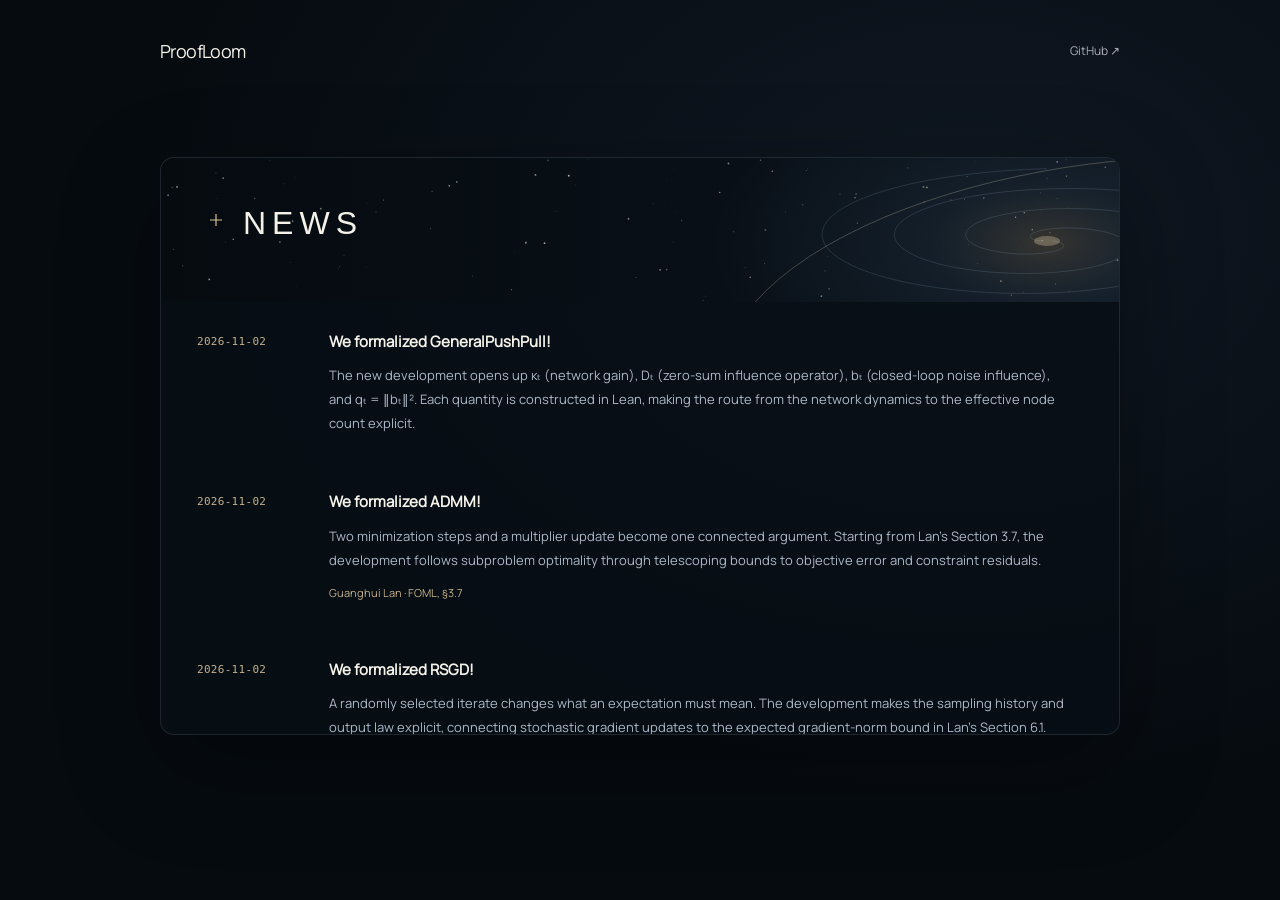
<file: docs/news.html>
<!doctype html>
<html lang="en">
<head>
  <meta charset="utf-8">
  <meta name="viewport" content="width=device-width, initial-scale=1">
  <meta name="theme-color" content="#060b10">
  <title>News · ProofLoom</title>
  <link rel="icon" href="blog-assets/favicon.svg" type="image/svg+xml">
  <style>
    @font-face { font-family: Manrope; src: url('blog-assets/fonts/Manrope-Regular.ttf') format('truetype'); font-display: swap; }
    * { box-sizing: border-box; }
    html { color-scheme: dark; background: #060b10; }
    body { margin: 0; color: #f4f1e9; font: 15px/1.7 Manrope, sans-serif; background: radial-gradient(ellipse at 75% 25%, #18233288, transparent 60%); min-height: 100svh; }
    a { color: inherit; text-decoration: none; }
    a:focus-visible, [tabindex]:focus-visible { outline: 2px solid #d1b583; outline-offset: 6px; }
    .shell { width: min(960px, calc(100% - 48px)); margin-inline: auto; padding: 36px 0 48px; }
    nav { display: flex; justify-content: space-between; align-items: center; margin-bottom: clamp(48px, 10vh, 100px); }
    .brand { font-size: 18px; letter-spacing: -.6px; }
    .github { font-size: 12px; color: #a6afbc; }
    .github:hover { color: #ead4ae; }
    .board { overflow: hidden; border: 1px solid #a4b6cb26; border-radius: 14px; background: #080e16b8; box-shadow: 0 32px 100px #0005; }
    h1 { margin: 0; line-height: 0; }
    h1 img { display: block; width: 100%; height: 144px; object-fit: cover; object-position: left; }
    .feed { height: clamp(260px, 48svh, 480px); overflow-y: scroll; overscroll-behavior: contain; scrollbar-gutter: stable; scrollbar-width: thin; scrollbar-color: #8b785b #0b131d; padding: 0 36px; }
    .feed::-webkit-scrollbar { width: 6px; }
    .feed::-webkit-scrollbar-track { background: #0b131d; }
    .feed::-webkit-scrollbar-thumb { background: #8b785b; border-radius: 8px; }
    .entry { display: grid; grid-template-columns: 108px minmax(0, 1fr); gap: 24px; padding: 27px 0; }
    time { color: #c5af8b; font: 11px/1.9 ui-monospace, monospace; padding-top: 3px; letter-spacing: .3px; }
    .entry p { margin: 0; overflow-wrap: anywhere; }
    .entry h2 { margin: 0; font-size: 15px; font-weight: 600; line-height: 1.7; overflow-wrap: anywhere; }
    .entry .summary { margin-top: 9px; color: #adb8c7; font-size: 13px; line-height: 1.85; }
    .entry .source { margin-top: 11px; color: #c5af8b; font-size: 11px; line-height: 1.8; }
    .entry a:hover { color: #ead4ae; }
    @media (max-width: 600px) {
      .shell { width: calc(100% - 28px); padding-top: 24px; }
      nav { margin-bottom: 44px; padding-inline: 6px; }
      h1 img { height: 114px; }
      .feed { padding-inline: 22px; height: 56svh; }
      .entry { grid-template-columns: 1fr; gap: 8px; padding-block: 24px; }
    }
  </style>
</head>
<body>
  <div class="shell">
    <nav aria-label="Navigation">
      <a class="brand" href="./">ProofLoom</a>
      <a class="github" href="https://github.com/Trace231/ProofLoom">GitHub ↗</a>
    </nav>
    <main class="board" aria-labelledby="news-title">
      <h1 id="news-title"><img src="assets/news-board.svg?v=20261102-2" alt="News" width="1200" height="144"></h1>
      <section class="feed" id="feed" aria-label="Announcements" tabindex="0"></section>
    </main>
  </div>
  <script>
    // Entries have date, title, url, and optional summary and source: { label, url }.
    const feed = document.getElementById('feed');
    let lastContent;
    let loading = false;

    function linkedText(label, href) {
      let url;
      try { url = new URL(href, location.href); } catch {}
      if (typeof href !== 'string' || !['https:', 'http:'].includes(url?.protocol)) {
        return document.createTextNode(label);
      }
      const link = document.createElement('a');
      link.href = url.href;
      link.textContent = label;
      return link;
    }

    async function refresh() {
      if (loading) return;
      loading = true;
      try {
        const response = await fetch('news.json', { cache: 'no-store' });
        if (!response.ok) return;
        const entries = await response.json();
        if (!Array.isArray(entries)) return;
        const content = JSON.stringify(entries);
        if (content === lastContent) return;
        const fragment = document.createDocumentFragment();
        entries.filter(entry => entry && typeof entry.title === 'string' && /^\d{4}-\d{2}-\d{2}$/.test(entry.date))
          .sort((a, b) => b.date.localeCompare(a.date))
          .forEach(entry => {
            const article = document.createElement('article');
            article.className = 'entry';
            const date = document.createElement('time');
            date.dateTime = entry.date;
            date.textContent = entry.date;
            const copy = document.createElement('div');
            const title = document.createElement('h2');
            title.append(linkedText(entry.title, entry.url));
            copy.append(title);
            if (typeof entry.summary === 'string' && entry.summary) {
              const summary = document.createElement('p');
              summary.className = 'summary';
              summary.textContent = entry.summary;
              copy.append(summary);
            }
            if (entry.source && typeof entry.source.label === 'string') {
              const source = document.createElement('p');
              source.className = 'source';
              source.append(linkedText(entry.source.label, entry.source.url));
              copy.append(source);
            }
            article.append(date, copy);
            fragment.append(article);
          });
        const scrollTop = feed.scrollTop;
        const focusedLink = feed.contains(document.activeElement) && document.activeElement.href;
        feed.replaceChildren(fragment);
        if (focusedLink) Array.from(feed.querySelectorAll('a')).find(link => link.href === focusedLink)?.focus({ preventScroll: true });
        feed.scrollTop = scrollTop;
        lastContent = content;
      } catch {
        // Retain the current announcements if an update is temporarily unavailable.
      } finally {
        loading = false;
      }
    }
    refresh();
    setInterval(() => { if (!document.hidden) refresh(); }, 60000);
    document.addEventListener('visibilitychange', () => { if (!document.hidden) refresh(); });
  </script>
</body>
</html>
</file>
<file: docs/blog-assets/blog.css>
@font-face{font-family:Instrument Serif;src:url(fonts/InstrumentSerif-Regular.ttf) format('truetype');font-style:normal;font-weight:400;font-display:swap}
@font-face{font-family:Instrument Serif;src:url(fonts/InstrumentSerif-Italic.ttf) format('truetype');font-style:italic;font-weight:400;font-display:swap}
@font-face{font-family:Manrope;src:url(fonts/Manrope-Regular.ttf) format('truetype');font-style:normal;font-weight:400;font-display:swap}
@font-face{font-family:Manrope;src:url(fonts/Manrope-Medium.ttf) format('truetype');font-style:normal;font-weight:500;font-display:swap}
@font-face{font-family:Manrope;src:url(fonts/Manrope-Semibold.ttf) format('truetype');font-style:normal;font-weight:600;font-display:swap}
@font-face{font-family:Manrope;src:url(fonts/Manrope-Bold.ttf) format('truetype');font-style:normal;font-weight:700 900;font-display:swap}
:root{--ink:#172329;--body:#35434a;--muted:#52616a;--line:#dcded9;--green:#22635f;--paper:#fdfcf9;--dark:#050b0f;--accent:#c7a775;--gold:#80623b;--gold-line:#c8b38f;--warm-line:#ddd5c7;--serif:'Instrument Serif',Georgia,serif;--sans:Manrope,'Helvetica Neue',Arial,sans-serif}
*{box-sizing:border-box}html{scroll-behavior:smooth;scroll-padding-top:64px}body{margin:0;background:var(--paper);color:var(--body);font-family:var(--sans);font-size:16px;font-weight:400;line-height:1.9;-webkit-font-smoothing:antialiased}a{color:var(--green);text-decoration-thickness:1px;text-underline-offset:4px}a:hover{color:#133c3a}a:focus-visible{outline:2px solid #9b805b;outline-offset:5px}img{max-width:100%;height:auto;display:block}strong{color:var(--ink);font-weight:650}.sr-only{position:absolute;width:1px;height:1px;padding:0;margin:-1px;overflow:hidden;clip:rect(0,0,0,0);white-space:nowrap;border:0}.skip-link{position:fixed;left:16px;top:-80px;padding:8px 20px;background:white;z-index:100}.skip-link:focus{top:12px}
.site-header{position:sticky;top:0;z-index:10;background:var(--dark);color:#eff7f5;border-bottom:1px solid #243032}.nav-inner{max-width:1340px;margin:auto;padding:0 38px;height:64px;display:flex;align-items:center;justify-content:space-between;gap:30px}.brand{color:#f2f7f3;font-size:16px;font-weight:700;letter-spacing:1.8px;text-decoration:none;display:flex;align-items:center;gap:14px}.brand span{font-size:9px;letter-spacing:2.4px;font-weight:500;border-left:1px solid #54635e;padding-left:14px}.brand:hover{color:#fff}nav{display:flex;align-items:center;gap:30px}nav a{color:#e1e7e6;text-decoration:none;font-size:11px;letter-spacing:.35px;font-weight:500}nav a:hover{color:#dbccad}.nav-code{border-left:1px solid #53605e;padding-left:26px}.nav-code span{padding-left:5px}.reading-progress{height:1px;background:var(--accent);position:absolute;bottom:-1px;left:0;right:0;transform:scaleX(0);transform-origin:left}
.hero{background:#03080b;color:white;position:relative}.hero:before{content:"";position:absolute;z-index:3;bottom:0;left:0;right:0;height:1px;background:linear-gradient(90deg,#786345 0%,#e8d2a8 42%,#a58b60 78%,#4e4a3d 100%);pointer-events:none}.hero-image{width:100%;max-width:1720px;margin:auto}.hero-meta{max-width:1264px;margin:auto;display:flex;align-items:center;gap:27px;padding:15px 32px 25px;font-size:11px;color:#dae1de;letter-spacing:.35px}.hero-meta>span+span{padding-left:27px;border-left:1px solid #3d4747;line-height:1.2}.hero-meta a{margin-left:auto;color:#e8ddc7;text-decoration:none;font-size:12px}.hero-meta a span{display:inline-flex;align-items:center;justify-content:center;width:25px;height:25px;margin-left:15px;border:1px solid #78694f;border-radius:50%;color:#e2c695;transition:transform .2s,border-color .2s}.hero-meta a:hover span{transform:translateY(3px);border-color:#ddbd89}.mobile-hero{display:none}
.layout{display:grid;grid-template-columns:180px minmax(0,800px);gap:72px;max-width:1180px;margin:auto;padding:72px 40px 104px;align-items:start}.toc{position:sticky;top:118px;font-size:11px;line-height:1.7;max-height:calc(100vh - 150px);overflow:auto;padding-top:10px}.toc p{font-size:9px;letter-spacing:1.8px;color:#4e5b61;font-weight:600;margin:0 0 26px}.toc a{display:flex;align-items:baseline;gap:14px;text-decoration:none;color:#4a5c63;margin:0 0 19px;border-left:1px solid transparent;padding-left:10px;transition:color .15s}.toc a span{font-family:var(--serif);font-size:15px;font-style:italic;color:var(--gold);font-weight:400}.toc a.active{border-color:var(--gold);color:#132f38;font-weight:650}.toc a:hover{color:#133c3a}.toc .toc-github{border-top:1px solid var(--warm-line);border-left:0;padding:20px 0 0 11px;margin-top:28px;color:#284c51;font-size:10px}
.article{min-width:0}.article-deck{font-family:var(--serif);font-size:clamp(48px,4.4vw,64px);line-height:1.06;letter-spacing:-.4px;color:#17272d;font-weight:400;margin:0 0 28px}.article-deck em{font-style:italic;font-weight:400;color:#756042}.article-meta{display:flex;flex-direction:column;gap:3px;font-size:11px;color:#4a5a61;line-height:1.8}.article-meta>span:first-child{font-weight:650;letter-spacing:.1px;color:#273d43;font-size:12px}.tags{display:flex;gap:0;flex-wrap:wrap;margin:20px 0 35px;font-size:10px;line-height:1.8;letter-spacing:.3px;color:#4b5b62}.tags span{display:flex;align-items:center}.tags span+span:before{content:'·';font-size:14px;margin:0 13px;color:#7f765f}.article>p:not(.article-deck){margin:22px 0}article h2{font-family:var(--serif);font-size:38px;font-weight:400;letter-spacing:-.2px;line-height:1.13;color:var(--ink);margin:68px 0 26px;border-top:0;padding-top:0;scroll-margin-top:20px}.section-number{font-family:var(--serif);display:flex;align-items:center;gap:18px;font-size:24px;font-style:italic;letter-spacing:0;color:var(--gold);line-height:1;margin-bottom:18px;font-weight:400}.section-number:after{content:"";flex:1;height:1px;background:linear-gradient(90deg,var(--gold-line),var(--warm-line) 42%,var(--line))}article h3{font-family:var(--sans);font-size:18px;font-weight:650;letter-spacing:-.2px;color:#24383d;line-height:1.55;margin:33px 0 15px;scroll-margin-top:20px}
article blockquote{position:relative;margin:0 0 34px;padding:22px 0 26px;background:transparent;border-top:1px solid var(--warm-line);border-bottom:1px solid var(--warm-line);color:#3a484e;font-size:16px;line-height:1.9}article blockquote:before{content:"";position:absolute;top:-1px;left:0;width:58px;height:1px;background:var(--gold)}blockquote p{margin:0}.abstract-label{display:block;font-family:var(--serif);font-style:italic;font-size:24px;color:var(--gold);line-height:1.3;margin-bottom:10px}article blockquote strong{font-weight:600;color:#152d34}article li{margin-bottom:12px;padding-left:3px}article ul{padding-left:22px}.katex{font-size:1.1em}.katex-display{overflow-x:auto;overflow-y:hidden;padding:16px 10px;margin:23px 0;color:#1c343b}.katex-display>.katex{white-space:nowrap}
.table-scroll{overflow-x:auto;margin:28px 0 8px;border-top:1px solid var(--gold);border-bottom:1px solid var(--gold-line)}.table-scroll:focus-visible{outline:2px solid #9b805b;outline-offset:5px}table{border-collapse:collapse;width:100%;font-family:var(--sans);font-size:13px;line-height:1.65;background:transparent;font-variant-numeric:tabular-nums}th{background:transparent;color:#263b41;font-weight:650;padding:16px 13px;border-bottom:1px solid var(--gold-line)}td{padding:13px;border-bottom:1px solid #e4e0d7}tr:last-child td{border-bottom:0}tr.highlight td{background:#f1ece1;color:#172f35}table th:first-child,table td:first-child{min-width:160px}article p:has(>em:only-child){font-size:12px;line-height:1.8;color:#4d6067;margin-top:10px}article p:has(>em:only-child) em{font-style:normal}
figure{margin:40px 0 34px}figure a{display:block}figure img{background:#fff;width:100%;border:0;box-shadow:none}figure.diagram{margin-left:-28px;margin-right:-28px}figure.atlas{max-width:790px;margin-left:auto;margin-right:auto}figcaption{display:grid;grid-template-columns:56px minmax(0,1fr);gap:21px;font-family:var(--sans);font-size:12px;line-height:1.85;color:#42545b;padding-top:18px;margin-top:20px;border-top:1px solid var(--warm-line);max-width:100%}.figure-label{display:flex;flex-direction:column;gap:5px;align-items:flex-start;color:var(--gold);line-height:1}.figure-label>span:first-child{font-family:var(--sans);font-size:9px;font-weight:600;letter-spacing:1px;text-transform:uppercase}.figure-label>span:last-child{font-family:var(--serif);font-size:31px;font-style:italic}.caption-copy{max-width:690px}figcaption a{display:inline}figure a:has(img){cursor:zoom-in}.article-end{border-top:1px solid var(--gold-line);margin-top:52px;padding-top:28px;display:flex;align-items:center;gap:18px}.end-mark{font-family:var(--serif);font-size:26px;color:#735e3e}.article-end a{font-size:13px;font-weight:600;text-decoration:none}.article-end a span{padding-left:16px}footer{border-top:1px solid var(--warm-line);padding:30px 40px;display:flex;align-items:center;justify-content:space-between;gap:24px;background:#f6f5ef;color:#455d66;font-size:10px;line-height:1.8}footer a{font-size:11px;text-decoration:none}footer a:first-child{font-weight:650}
@media(min-width:1600px){.hero-image{max-height:600px;object-fit:contain}.hero-meta{padding-top:20px}}
@media(max-width:1150px){.layout{grid-template-columns:minmax(0,790px);max-width:870px;padding-top:54px;gap:0}.toc{display:none}.hero-meta{padding-left:35px;padding-right:35px}.article-deck{font-size:57px}}
@media(max-width:700px){html{scroll-padding-top:58px}body{font-size:15px;line-height:1.9}.nav-inner{padding:0 22px;height:58px}.brand{font-size:14px}.brand span{display:none}nav{gap:20px}nav a{font-size:10px}nav a:nth-child(2),nav a:nth-child(3){display:none}.nav-code{padding-left:0;border:0}.hero{overflow:hidden}.hero-image{height:430px;width:100%;object-fit:cover;object-position:right;opacity:.46}.hero:after{content:'';position:absolute;inset:0 0 48px;background:linear-gradient(90deg,rgba(2,8,10,.85),rgba(2,8,10,.05));pointer-events:none}.mobile-hero{display:block;position:absolute;left:26px;right:24px;top:30px;z-index:1}.mobile-hero .eyebrow{font-size:9px;letter-spacing:1.9px;color:#dfe9e4}.mobile-wordmark{font-family:var(--sans);font-size:58px;letter-spacing:-3px;font-weight:400;line-height:1.15;margin:68px 0 16px}.mobile-hero>p:nth-child(3){font-size:21px;line-height:1.45;margin:0 0 15px;color:#edf2ef}.mobile-hero strong{color:white;font-weight:700;letter-spacing:.2px}.mobile-hero>span{font-size:10px;color:#e1e9e4}.hero-meta{position:relative;z-index:2;padding:15px 26px 22px;font-size:10px;gap:19px;flex-wrap:wrap}.hero-meta>span+span{padding-left:19px}.hero-meta a{display:none}.layout{padding:39px 25px 60px}.article-deck{font-size:43px;line-height:1.1;letter-spacing:-.2px;margin-bottom:23px}.article-meta{font-size:10px}.article-meta>span:first-child{font-size:11px}.tags{margin:18px 0 27px;font-size:9px;row-gap:5px}.tags span+span:before{margin:0 9px}article blockquote{font-size:14px;line-height:1.9;padding:21px 0 23px}.abstract-label{font-size:22px}article h2{font-size:32px;margin-top:49px;line-height:1.17}article h3{font-size:16px}.section-number{font-size:22px;gap:14px;margin-bottom:16px}figure.diagram{margin-left:-9px;margin-right:-9px}figcaption{grid-template-columns:42px minmax(0,1fr);gap:14px;font-size:11px;padding-top:14px;margin-top:15px}.figure-label>span:first-child{font-size:8px}.figure-label>span:last-child{font-size:28px}.table-scroll{margin-left:-6px;margin-right:-6px}table{font-size:11px}th,td{padding:12px 10px}table th:first-child,table td:first-child{min-width:112px}footer{padding:24px;flex-wrap:wrap;gap:10px}footer>span{width:100%;order:3;font-size:9px}footer>a:last-child{margin-left:auto}.katex{font-size:1.04em}.article-end a{font-size:12px}}
@media(prefers-reduced-motion:reduce){html{scroll-behavior:auto}*{transition:none!important}}
@media print{.site-header,.toc,.hero-meta,.article-end,footer{display:none}.hero-image{width:100%}.layout{display:block;max-width:100%;padding:20px 0}.article{max-width:100%}figure,table,blockquote{break-inside:avoid}body{background:white;font-size:10pt}.article h2{break-after:avoid;font-size:25pt}.article-deck{font-size:32pt}.tags{display:none}}
</file>
<file: docs/blog-assets/celestial.css>
/* The galaxy image stays untouched; typography and light are separate layers. */
:root{--nav-height:64px;--ease-out:cubic-bezier(.2,.7,.2,1)}
.site-header{height:var(--nav-height);isolation:isolate;background:#050b0f;border-color:#263036}
.nav-inner{position:relative;z-index:2;height:100%;max-width:1440px;padding-inline:clamp(24px,4.4vw,72px)}
.header-sky{position:absolute;inset:0;width:100%;height:100%;pointer-events:none;opacity:0;transition:opacity 1s}
.site-header[data-reading="true"] .header-sky{opacity:1}
.reading-progress{z-index:3;box-shadow:0 0 9px #d3bb7b80}
.hero{height:calc(100svh - var(--nav-height));min-height:560px;display:flex;flex-direction:column;isolation:isolate;overflow:hidden;background:#03080c}
.hero:after{display:none}
.hero-art{position:absolute;inset:0;max-width:none;margin:0;isolation:isolate;overflow:hidden;background:radial-gradient(ellipse at 77% 46%,#14202780 0%,#050c1400 58%)}
.hero-image{position:absolute;top:48%;right:0;transform:translateY(-50%);width:max(100%,1100px);max-width:none;max-height:none;height:auto;opacity:1;object-fit:initial;mask-image:linear-gradient(90deg,transparent 46%,#000 60%),linear-gradient(0deg,transparent,#000 12%,#000 87%,transparent);mask-composite:intersect;-webkit-mask-image:linear-gradient(90deg,transparent 46%,#000 60%),linear-gradient(0deg,transparent,#000 12%,#000 87%,transparent);-webkit-mask-composite:source-in}
.hero-copy{position:relative;z-index:3;flex:1;display:flex;flex-direction:column;justify-content:center;align-items:flex-start;max-width:1440px;width:100%;margin:0 auto;padding:55px clamp(24px,4.4vw,72px) 44px;pointer-events:none}
.hero-eyebrow{font-size:10px;font-weight:500;letter-spacing:2.6px;color:#e4e2d9;margin:0 0 42px}
.hero-eyebrow span{color:#d0b992;margin:0 10px}
.hero-copy h1{font-family:var(--sans);font-size:clamp(72px,7.8vw,122px);font-weight:400;letter-spacing:-.066em;line-height:1.08;color:#fffdf6;margin:0 0 27px;text-shadow:0 2px 28px #03080c80}
.hero-tagline{font-size:clamp(23px,2.3vw,36px);line-height:1.5;letter-spacing:-.65px;color:#f0f0e9;margin:0}
.hero-tagline strong{display:inline-block;color:#f2d7a4;font-size:.96em;font-weight:650;letter-spacing:.032em;text-shadow:0 0 32px #f5d29822}
.hero-description{font-size:clamp(11px,1vw,14px);line-height:1.7;letter-spacing:.16px;margin:28px 0 0;color:#dedfdc}
.hero-meta{position:relative;z-index:3;max-width:1440px;width:100%;padding:20px clamp(24px,4.4vw,72px) 26px;min-height:77px;margin:0 auto;font-size:11px;color:#e2e2d9}
.hero-actions{display:flex;align-items:center;gap:24px;margin-left:auto}
.hero-meta a{display:inline-flex;align-items:center;min-height:38px}
.hero-meta a span{width:32px;height:32px;margin-left:18px;transition:transform .45s var(--ease-out),border-color .3s,box-shadow .3s}
.hero-meta a:hover span{transform:translateY(4px);border-color:#f3d8a5;box-shadow:0 0 20px #eccb8420}
.celestial-field,.galaxy-aura{position:absolute;inset:0;width:100%;height:100%;pointer-events:none}
.celestial-field{z-index:2;mix-blend-mode:screen}
.galaxy-aura{z-index:1;opacity:0;background:radial-gradient(ellipse 9% 16% at var(--galaxy-x,76.7%) var(--galaxy-y,44.4%),#ffdda244,transparent 100%);mix-blend-mode:screen;transform-origin:var(--galaxy-x,76.7%) var(--galaxy-y,44.4%)}
.hero-art[data-motion="running"] .galaxy-aura,.hero-art[data-motion="paused"] .galaxy-aura{animation:galaxy-breathe 9s ease-in-out infinite;opacity:.5}
.hero-art[data-motion="paused"] .galaxy-aura{animation-play-state:paused}
@keyframes galaxy-breathe{0%,100%{opacity:.28;transform:scale(.96)}50%{opacity:.8;transform:scale(1.05)}}
.motion-toggle{display:inline-flex;align-items:center;justify-content:center;width:30px;height:30px;padding:0;flex:none;color:#d5c3a3;background:transparent;border:1px solid #6f624c;border-radius:50%;cursor:pointer;transition:color .25s,border-color .25s,box-shadow .3s}
.motion-toggle[hidden]{display:inline-flex;visibility:hidden;pointer-events:none}
.motion-toggle:hover{color:#ffedc9;border-color:#baa47b;box-shadow:0 0 22px #dec08725}
.motion-toggle:focus-visible{outline:2px solid #ddbd89;outline-offset:5px}
.motion-toggle svg{fill:none;stroke:currentColor;stroke-width:1.3;stroke-linecap:round;stroke-linejoin:round}
.motion-play{display:none}
.motion-toggle[aria-pressed="true"] .motion-pause{display:none}
.motion-toggle[aria-pressed="true"] .motion-play{display:block}
/* Fine-line feedback and a restrained light sweep on the navigation. */
.brand,nav a,.toc a,.article-end a,footer a{transition:color .3s,transform .4s var(--ease-out),text-shadow .35s}
nav a{position:relative;display:inline-flex;align-items:center;min-height:40px;padding-block:8px}
nav a:after{content:"";position:absolute;left:0;right:0;bottom:4px;height:1px;transform:scaleX(0);transform-origin:left;background:linear-gradient(90deg,#c7a775,#fff0ca,#c7a77500);transition:transform .45s var(--ease-out)}
nav .nav-code:after{left:26px}
nav a:hover,nav a:focus-visible{color:#fff0d1;text-shadow:0 0 20px #e4c89366;transform:translateY(-1px)}
nav a:hover:after,nav a:focus-visible:after{transform:scaleX(1)}
nav a span{display:inline-block;transition:transform .4s var(--ease-out)}
nav a:hover span{transform:translate(2px,-2px)}
.brand:hover{color:#fff0d1;text-shadow:0 0 22px #d7bb8266}
.toc a:hover{color:#765833;transform:translateX(3px)}
.article a:not(:has(img)){transition:color .3s,text-decoration-color .3s;text-decoration-color:#9fafa7}
.article a:not(:has(img)):hover{color:#80623b;text-decoration-color:#80623b}
.article-end a:hover,footer a:hover{color:#80623b;transform:translateY(-2px)}
figure a:has(img){transition:box-shadow .45s,transform .45s var(--ease-out)}
figure a:has(img):hover{box-shadow:0 10px 35px #38413b0c;transform:translateY(-2px)}
/* The crystal field occupies the transition and page margins, never the prose. */
.lattice-field{position:fixed;inset:0;width:100%;height:100%;z-index:4;pointer-events:none}
.layout{position:relative}
.article h2{position:relative}
.article h2:after{content:"";position:absolute;top:9px;right:1px;width:6px;height:6px;border:1px solid #a68b5b;transform:rotate(45deg);opacity:0}
.article h2.crystal-enter:after{animation:crystal-glint 1.4s var(--ease-out)}
.crystal-enter .section-number:after{transform-origin:left;animation:crystal-rule 1.1s var(--ease-out)}
@keyframes crystal-glint{0%{opacity:0;transform:translateX(-45px) rotate(45deg) scale(.3)}35%{opacity:1;box-shadow:0 0 14px #c7a77590}100%{opacity:0;transform:translateX(0) rotate(135deg) scale(1)}}
@keyframes crystal-rule{0%{transform:scaleX(.05);opacity:.2}100%{transform:scaleX(1);opacity:1}}
@media(min-width:1800px){.hero-image{width:100%}.hero-copy h1{font-size:126px}}
@media(max-width:1000px){.hero-copy h1{font-size:clamp(70px,9.5vw,92px)}.hero-image{right:-110px;width:1250px;opacity:.84}.hero-art:after{content:"";position:absolute;inset:0;z-index:1;background:linear-gradient(90deg,#03080c70,transparent 78%);pointer-events:none}}
@media(max-width:700px){
  :root{--nav-height:58px}
  .hero{min-height:540px}
  .hero-art{height:100%}
  .hero-image{top:46%;right:-30px;width:1120px;height:auto;opacity:.7;mask-image:linear-gradient(0deg,transparent,#000 14%,#000 84%,transparent);-webkit-mask-image:linear-gradient(0deg,transparent,#000 14%,#000 84%,transparent)}
  .hero-art:after{background:linear-gradient(90deg,#03080c77,transparent),linear-gradient(0deg,#03080c 3%,transparent 45%,#03080c33)}
  .hero-copy{padding:40px 27px 50px;justify-content:center}
  .hero-eyebrow{font-size:9px;letter-spacing:1.65px;margin-bottom:36px}
  .hero-eyebrow span{margin:0 5px}
  .hero-copy h1{font-size:clamp(55px,15vw,96px);letter-spacing:-.068em;margin-bottom:23px}
  .hero-tagline{font-size:24px;letter-spacing:-.4px}
  .hero-description{font-size:11px;max-width:280px;margin-top:25px}
  .hero-meta{padding:16px 26px 22px;gap:16px;min-height:77px;flex-wrap:wrap;font-size:9px}
  .hero-meta>span+span{padding-left:16px}
  .hero-actions{gap:14px}
  .hero-meta a{font-size:10px}
  .hero-meta a span{width:27px;height:27px;margin-left:8px}
  .motion-toggle{width:26px;height:26px}
  .galaxy-aura{background:radial-gradient(ellipse 36% 20% at var(--galaxy-x,40%) var(--galaxy-y,44%),#ffe4b722,transparent 100%)}
  nav .nav-code:after{left:0}
}
@media(max-width:420px){.hero-meta>span:nth-child(2){display:none}.hero-actions{gap:16px}.hero-meta{flex-wrap:nowrap}.hero-description{font-size:10px}.hero-eyebrow{font-size:8px}.nav-inner{padding-inline:22px}nav{gap:18px}}
@media(max-height:650px) and (min-width:701px){.hero{min-height:470px}.hero-copy{padding-block:25px}.hero-eyebrow{margin-bottom:24px}.hero-copy h1{font-size:78px;margin-bottom:18px}.hero-tagline{font-size:25px}.hero-description{margin-top:18px}}
@media(prefers-reduced-motion:reduce){
  .hero-art .galaxy-aura{animation:none!important;opacity:.2;transform:none}
  .motion-toggle,.lattice-field,.header-sky{display:none}
  .article h2:after{display:none}.crystal-enter .section-number:after{animation:none}
  nav a:hover,.toc a:hover,.hero-meta a:hover span,figure a:has(img):hover{transform:none}
}
@media print{.celestial-field,.galaxy-aura,.motion-toggle,.header-sky,.lattice-field{display:none}.hero{height:auto;min-height:0;background:#fff}.hero-art{display:none}.hero-copy{padding:20px 0}.hero-copy h1,.hero-tagline,.hero-tagline strong,.hero-description,.hero-eyebrow{color:#172329}}

/* The cover is composed before it is revealed; its geometry never animates. */
.hero-copy,.hero-meta,.nav-inner{transition:opacity .5s ease-out}
.hero-image{transition:opacity .85s ease-out}
.celestial-field{transition:opacity 1s ease-out .16s}
html[data-entry="pending"] .hero-copy,html[data-entry="pending"] .hero-meta,html[data-entry="pending"] .nav-inner{opacity:0}
html[data-image="pending"] .hero-image,html[data-scene="pending"] .celestial-field{opacity:0}
@media(prefers-reduced-motion:reduce){
  .hero-copy,.hero-meta,.hero-image,.celestial-field,.nav-inner{transition:none}
  .motion-toggle[hidden]{display:none}
}
@media print{
  html[data-entry="pending"] .hero-copy,html[data-entry="pending"] .hero-meta{opacity:1}
}

html[data-entry-font="fallback"] .hero,html[data-entry-font="fallback"] .site-header{--sans:"Helvetica Neue",Arial,sans-serif;font-family:var(--sans)}
</file>
<file: docs/blog-assets/editorial.css>
/* Shared gold rules tie the cover, navigation, and reading surface together. */
::selection{background:#d9c8a2;color:#14272d}
.site-header[data-reading="true"]{box-shadow:0 6px 28px #03101812}
.hero-eyebrow{display:flex;align-items:center;gap:0}
.hero-eyebrow:before{content:"";width:23px;height:1px;margin-right:16px;background:#d1b583}
.hero-copy h1{letter-spacing:-.06em}
.hero-meta{border-top:1px solid #c7a7751c}
.site-header .brand{font-size:17px;letter-spacing:-.4px;font-weight:600;flex:none}
.site-header nav{position:relative}
.site-header .nav-paper{border-left:1px solid #53605e;padding-left:26px}
.site-header .nav-paper span{padding-left:5px}
.site-header .nav-code{border-left:0;padding-left:0}
.site-header nav a:after{display:none}
.site-header nav a[aria-current]{color:#f4ddae}
.nav-indicator{position:absolute;bottom:4px;left:0;height:1px;width:0;pointer-events:none;opacity:0;background:linear-gradient(90deg,#b39460,#f5dfb5 75%,#b3946000);box-shadow:0 0 10px #c7a77535;transition:transform .36s cubic-bezier(.22,.75,.2,1),width .36s cubic-bezier(.22,.75,.2,1),opacity .2s}
.layout{padding-top:86px}
.article-deck{font-size:clamp(52px,4.7vw,70px);line-height:1.04;letter-spacing:-.55px;margin-bottom:30px}
.article>p:not(.article-deck),.article>ul,.article>h3{max-width:720px}
.article>p:not(.article-deck){line-height:1.95}
.article h2{font-size:42px;line-height:1.16;letter-spacing:-.3px;text-wrap:balance;margin-top:86px}
.section-number{font-size:26px;margin-bottom:22px}
.article h3{line-height:1.6;margin-top:38px}
.article blockquote.abstract{display:grid;grid-template-columns:82px minmax(0,1fr);gap:24px;padding:29px 0 32px;margin-bottom:38px}
.abstract-label{font-size:28px;line-height:1.2;margin:1px 0 0}
.abstract p{color:#2c3e44}
.toc a{position:relative;padding-block:2px;margin-bottom:17px}
.toc a span{font-size:17px}
.toc a.active{background:linear-gradient(90deg,#c7a7750e,transparent 85%)}
.toc a.active:before{content:"";position:absolute;left:-3px;top:10px;width:4px;height:4px;background:#ac874c;transform:rotate(45deg);box-shadow:0 0 8px #c7a77555}
.table-scroll{margin-top:36px;margin-bottom:12px}
table{font-size:13px}
th{font-size:12px;letter-spacing:.15px;padding:18px 16px}
td{padding:15px 16px}
tbody tr{transition:background .18s}
tbody tr:hover{background:#ece7dd55}
tr.highlight td{background:#eee9dd}
tr.highlight td:first-child{box-shadow:inset 2px 0 #aa8750}
figure{margin-top:56px;margin-bottom:44px}
.figure-link{position:relative;isolation:isolate}
.figure-link:hover{transform:none!important;box-shadow:none!important}
.figure-open{position:absolute;top:12px;right:12px;z-index:1;width:34px;height:34px;display:grid;place-items:center;background:#fdfcf9e8;color:#725631;border:1px solid #d3c3a7;opacity:0;transform:translateY(4px);transition:opacity .25s,transform .35s}
.figure-open svg{width:18px;height:18px;fill:none;stroke:currentColor;stroke-width:1.15;stroke-linecap:square}
.figure-link:hover .figure-open,.figure-link:focus-visible .figure-open{opacity:1;transform:none}
figcaption{padding-top:22px;margin-top:24px;gap:24px}
.figure-label>span:last-child{font-size:35px}
.caption-copy{line-height:1.85}
.article-end{margin-top:70px;padding-top:30px;gap:23px;align-items:baseline}
.end-mark{font-size:33px}
.article-end a{font-family:var(--serif);font-size:29px;font-weight:400;line-height:1.25;width:100%;display:flex;justify-content:space-between;align-items:baseline}
.article-end a span{font-family:var(--sans);font-size:22px;color:#927343;padding-right:4px;transition:transform .3s}
.article-end a:hover span{transform:translate(3px,-3px)}
/* Native dialog keeps figure inspection in the same reading context. */
.figure-viewer{position:fixed;inset:0;width:100vw;max-width:none;height:100dvh;max-height:none;margin:0;padding:22px clamp(18px,4vw,64px) 18px;background:#060d12;color:#f4f0e6;border:0;overflow:hidden}
.figure-viewer[open]{display:flex;flex-direction:column;gap:16px;animation:viewer-in .22s ease-out}
.figure-viewer::backdrop{background:#03080d}
.viewer-toolbar,.viewer-footer{width:100%;max-width:1500px;margin-inline:auto;display:flex;align-items:center;justify-content:space-between;gap:20px;flex:none}
.viewer-toolbar{min-height:43px}
.viewer-toolbar p{margin:0;display:flex;align-items:baseline;gap:18px;font-size:13px;letter-spacing:.25px;line-height:1.4}
.viewer-number{font-family:var(--serif);font-size:26px;font-style:italic;color:#dbc18f}
.viewer-close{width:40px;height:40px;display:grid;place-items:center;background:transparent;border:1px solid #665b49;color:#f1e2c5;cursor:pointer;flex:none;transition:border-color .2s,background .2s}
.viewer-close svg{width:21px;height:21px;fill:none;stroke:currentColor;stroke-width:1.1}
.viewer-close:hover{border-color:#e5cea0;background:#d9bf8820}
.viewer-stage{flex:1;min-height:0;display:flex;align-items:center;justify-content:center;overflow:auto;overscroll-behavior:contain}
.viewer-image{width:auto;height:auto;max-width:100%;max-height:100%;object-fit:contain;flex:none;cursor:zoom-in}
.viewer-stage.is-zoomed{display:block}
.viewer-stage.is-zoomed .viewer-image{width:var(--figure-width);max-width:none;height:auto;max-height:none;margin:auto;cursor:zoom-out}
.viewer-footer{min-height:38px;border-top:1px solid #b499672e;padding-top:14px}
.viewer-footer a,.viewer-footer button{color:#e8d3aa;background:none;border:0;padding:0;font:inherit;font-size:11px;text-decoration:none;letter-spacing:.2px;cursor:pointer;transition:color .2s}
.viewer-footer a:hover,.viewer-footer button:hover{color:#fff2d6}
.viewer-footer span{margin-left:12px}
.figure-viewer :focus-visible{outline:2px solid #ddbd89;outline-offset:5px}
body.figure-is-open{overflow:hidden}
@keyframes viewer-in{from{opacity:0}to{opacity:1}}
@media(hover:none){.figure-open{opacity:.9;transform:none}}
@media(max-width:1150px){.layout{padding-top:66px}.article>p:not(.article-deck),.article>ul,.article>h3{max-width:none}.article-deck{font-size:59px}.article h2{font-size:39px}}
@media(max-width:700px){
  .nav-inner{gap:16px}
  .site-header .brand{font-size:15px}
  .site-header nav{gap:14px}
  .site-header .nav-paper{padding-left:0;border:0}
  .hero-eyebrow:before{width:16px;margin-right:10px}
  .layout{padding-top:46px}
  .article-deck{font-size:44px;line-height:1.08;margin-bottom:25px}
  .tags{display:grid;grid-template-columns:max-content max-content;column-gap:18px;row-gap:4px;width:fit-content;font-size:9px}
  .tags span+span:before{display:none}
  .article h2{font-size:33px;margin-top:60px;letter-spacing:-.15px}
  .section-number{font-size:23px;margin-bottom:18px}
  .article h3{font-size:16px;margin-top:31px}
  .article blockquote.abstract{display:block;padding:24px 0 27px}
  .abstract-label{font-size:25px;margin:0 0 12px}
  .article>p:not(.article-deck){line-height:1.9}
  figure{margin-top:37px;margin-bottom:34px}
  .figure-open{width:29px;height:29px;top:8px;right:8px}
  figcaption{gap:16px;padding-top:17px;margin-top:18px}
  .figure-label>span:last-child{font-size:30px}
  th,td{padding:13px 11px}table,th{font-size:11px}
  .article-end{margin-top:49px;gap:16px}.article-end a{font-size:24px}.end-mark{font-size:28px}
  .figure-viewer{padding:13px 15px 18px;gap:14px}
  .viewer-toolbar p{font-size:11px;gap:12px}.viewer-number{font-size:23px}
}
@media(prefers-reduced-motion:reduce){.figure-viewer[open]{animation:none}.nav-indicator{transition:none}}
@media print{.nav-indicator,.figure-open,.figure-viewer{display:none!important}.article>p:not(.article-deck),.article>ul{max-width:none}.article h2{font-size:25pt}}

@media(max-width:370px){.site-header nav a:nth-child(4){display:none}}
</file>
